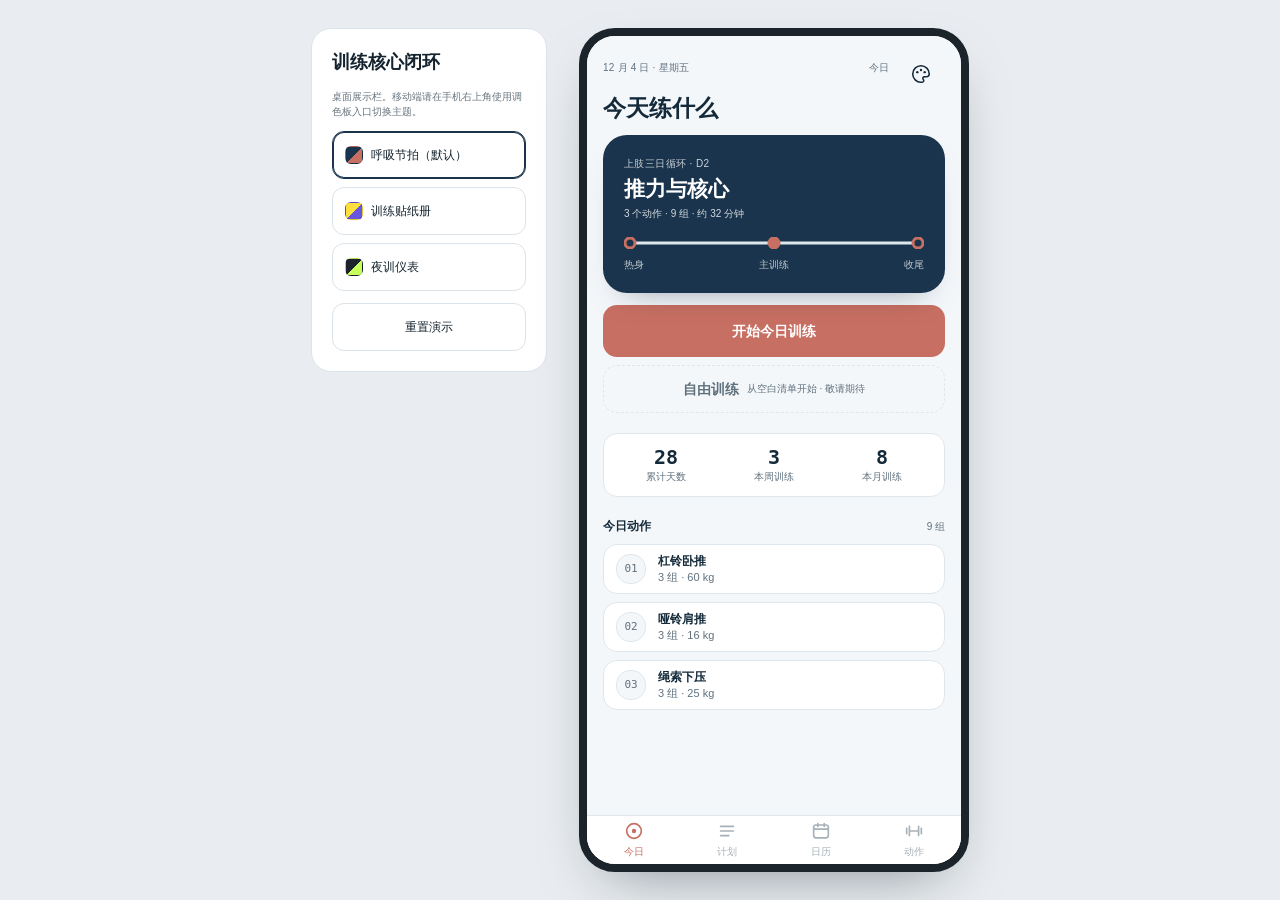
<file: prototype/fitness-counter/index.html>
<!doctype html>
<html lang="zh-CN" data-theme="a">
<head>
  <meta charset="utf-8">
  <meta name="viewport" content="width=device-width, initial-scale=1, viewport-fit=cover">
  <title>健身计数 · 核心训练原型</title>
  <script>
    // 在解析样式后的第一帧之前同步已保存主题，避免先渲染默认 A 再跳变到用户主题的闪烁。
    (function () {
      try {
        var saved = localStorage.getItem('fitness-theme');
        if (saved === 'a' || saved === 'b' || saved === 'c') {
          document.documentElement.setAttribute('data-theme', saved);
        }
      } catch (error) {
        /* 隐私模式或 file:// 拒绝访问 localStorage 时忽略，退回默认主题。 */
      }
    })();
  </script>
  <style>
    /* reset */
    *, *::before, *::after { box-sizing: border-box; }
    html, body { margin: 0; }
    body { min-block-size: 100dvh; -webkit-font-smoothing: antialiased; text-rendering: optimizeLegibility; }
    h1, h2, h3, h4, p, figure { margin: 0; }
    ul, ol { margin: 0; padding: 0; list-style: none; }
    button {
      font: inherit;
      color: inherit;
      background: none;
      border: 0;
      padding: 0;
      cursor: pointer;
      min-block-size: var(--tap-size);
    }
    button:disabled { cursor: default; }
    svg { display: block; }

    /* tokens */
    :root {
      --gutter: 16px;
      --space-1: 4px;
      --space-2: 8px;
      --space-3: 12px;
      --space-4: 20px;
      --space-5: 28px;
      --tap-size: 48px;
      --primary-button-height: 52px;
      --top-bar-height: 34px;
      --screen-pad-top: calc(env(safe-area-inset-top) + 14px);

      --text-title: 23px;
      --text-hero: 21px;
      --text-timer: 20px;
      --text-body: 14px;
      --text-button: 14px;
      --text-exercise: 12px;
      --text-set: 11px;
      --text-caption: 10px;
      --text-tag: 10px;

      --weight-regular: 400;
      --weight-medium: 500;
      --weight-semibold: 650;
      --weight-bold: 700;

      --radius-pill: 999px;
      --transition-theme: 180ms ease-out;

      --family-base: "MiSans", "Noto Sans SC", "Microsoft YaHei", sans-serif;
      --family-display: "MiSans", "Noto Sans SC", "Microsoft YaHei", sans-serif;
      --family-mono: "Roboto Condensed", "Arial Narrow", ui-monospace, monospace;
    }

    /* themes */
    [data-theme="a"] {
      --app-bg: #F4F7FA;
      --surface-hero: #19344C;
      --surface-card: #FFFFFF;
      --primary-action: #C76F62;
      --active-state: #62E6CA;
      --secondary-state: #62E6CA;
      --text-main: #142A3A;
      --text-muted: #60717E;
      --text-on-hero: #FFFFFF;
      --text-on-primary: #FFFFFF;
      --outline: #DFE7EC;
      --track-base: #DFE7EC;
      --track-fill: #C76F62;
      --radius-hero: 24px;
      --radius-card: 14px;
      --radius-button: 14px;
      --border-width: 1px;
      --shadow-hero: 0 16px 32px -22px rgba(20, 42, 58, .55);
      --shadow-card: 0 1px 2px rgba(20, 42, 58, .04);
      --focus-ring: #19344C;
      --family-base: "MiSans", "Noto Sans SC", "Microsoft YaHei", sans-serif;
      --family-display: "MiSans", "Noto Sans SC", "Microsoft YaHei", sans-serif;
      --family-mono: "Roboto Condensed", "Arial Narrow", ui-monospace, monospace;
    }
    [data-theme="b"] {
      --app-bg: #FFF7D8;
      --surface-hero: #FFDF3D;
      --surface-card: #FFFDF0;
      --primary-action: #6956DF;
      --active-state: #FF655F;
      --secondary-state: #8CE6CF;
      --text-main: #25231E;
      --text-muted: #5C5646;
      --text-on-hero: #25231E;
      --text-on-primary: #FFFFFF;
      --outline: #25231E;
      --track-base: #EFE2A8;
      --track-fill: #6956DF;
      --radius-hero: 10px;
      --radius-card: 8px;
      --radius-button: 10px;
      --border-width: 2px;
      --shadow-hero: 5px 5px 0 var(--outline);
      --shadow-card: none;
      --focus-ring: #6956DF;
      --family-base: "MiSans", "Noto Sans SC", "Microsoft YaHei", sans-serif;
      --family-display: "Smiley Sans", "得意黑", "MiSans", "Noto Sans SC", sans-serif;
      --family-mono: "MiSans", "Noto Sans SC", "Microsoft YaHei", sans-serif;
    }
    [data-theme="c"] {
      --app-bg: #131720;
      --surface-hero: #1D222C;
      --surface-card: #1D222C;
      --primary-action: #5D85FF;
      --active-state: #C8FF5A;
      --secondary-state: #5D85FF;
      --text-main: #EDF2F7;
      --text-muted: #98A4B3;
      --text-on-hero: #EDF2F7;
      --text-on-primary: #FFFFFF;
      --outline: #303845;
      --track-base: #303845;
      --track-fill: #C8FF5A;
      --radius-hero: 20px;
      --radius-card: 12px;
      --radius-button: 12px;
      --border-width: 1px;
      --shadow-hero: 0 22px 44px -30px rgba(0, 0, 0, .85);
      --shadow-card: none;
      --focus-ring: #5D85FF;
      --family-base: "HarmonyOS Sans SC", "Noto Sans SC", "Microsoft YaHei", sans-serif;
      --family-display: "HarmonyOS Sans SC", "Noto Sans SC", "Microsoft YaHei", sans-serif;
      --family-mono: "Roboto Condensed", "Arial Narrow", ui-monospace, monospace;
    }

    /* layout */
    body {
      display: flex;
      flex-wrap: wrap;
      align-items: flex-start;
      justify-content: center;
      gap: 32px;
      padding: 28px 20px;
      background: #E9EDF1;
      color: var(--text-main);
      font-family: var(--family-base);
      font-size: var(--text-body);
      line-height: 1.55;
    }
    .demo-panel {
      inline-size: 236px;
      flex: none;
      display: grid;
      gap: var(--space-3);
      padding: var(--space-4);
      border-radius: 20px;
      background: #FFFFFF;
      border: 1px solid #DCE3E9;
      color: #14232E;
    }
    .demo-panel h1 { font-size: 18px; font-weight: var(--weight-bold); }
    .demo-panel__hint { font-size: var(--text-caption); color: #67757F; line-height: 1.5; }
    #theme-switcher { display: grid; gap: var(--space-2); }
    .theme-button {
      display: flex;
      align-items: center;
      gap: var(--space-2);
      padding: 0 var(--space-3);
      border-radius: 12px;
      border: 1px solid #DCE3E9;
      font-size: var(--text-exercise);
      font-weight: var(--weight-medium);
      text-align: start;
    }
    .theme-button[aria-pressed="true"] {
      border-color: #19344C;
      box-shadow: inset 0 0 0 1px #19344C;
    }
    .theme-button__swatch {
      inline-size: 18px;
      block-size: 18px;
      border-radius: 6px;
      border: 1px solid rgba(0, 0, 0, .12);
      flex: none;
    }
    .swatch--a { background: linear-gradient(135deg, #19344C 0 50%, #C76F62 50% 100%); }
    .swatch--b { background: linear-gradient(135deg, #FFDF3D 0 50%, #6956DF 50% 100%); }
    .swatch--c { background: linear-gradient(135deg, #1D222C 0 50%, #C8FF5A 50% 100%); }
    .demo-panel__reset {
      padding: 0 var(--space-3);
      border-radius: 12px;
      border: 1px solid #DCE3E9;
      font-size: var(--text-exercise);
      font-weight: var(--weight-medium);
    }
    .demo-panel__jump {
      padding: 0 var(--space-3);
      border-radius: 12px;
      border: 1px solid #DCE3E9;
      font-size: var(--text-exercise);
      font-weight: var(--weight-medium);
    }
    .device-shell {
      inline-size: 390px;
      block-size: min(844px, calc(100dvh - 56px));
      flex: none;
      display: flex;
      flex-direction: column;
      position: relative;
      overflow: hidden;
      background: var(--app-bg);
      color: var(--text-main);
      border: 8px solid #1B232B;
      border-radius: 36px;
      box-shadow: 0 24px 60px -28px rgba(12, 22, 32, .5);
      transition: background var(--transition-theme), color var(--transition-theme);
    }
    #screen-root { flex: 1; min-block-size: 0; display: flex; }

    /* components */
    .screen {
      flex: 1;
      min-block-size: 0;
      display: flex;
      flex-direction: column;
      background: var(--app-bg);
    }
    .screen__scroll {
      flex: 1;
      min-block-size: 0;
      overflow-y: auto;
      padding: var(--screen-pad-top) var(--gutter) var(--space-3);
    }
    .sr-only {
      position: absolute;
      inline-size: 1px;
      block-size: 1px;
      padding: 0;
      margin: -1px;
      overflow: hidden;
      clip: rect(0 0 0 0);
      white-space: nowrap;
      border: 0;
    }
    .today-top {
      display: flex;
      align-items: baseline;
      justify-content: space-between;
      gap: var(--space-2);
      min-block-size: var(--top-bar-height);
    }
    .today-top__date {
      font-size: var(--text-tag);
      font-weight: var(--weight-regular);
      color: var(--text-muted);
      letter-spacing: .02em;
      line-height: 1.40;
    }
    .today-top__right { display: inline-flex; align-items: center; gap: var(--space-2); }
    .page-tag {
      font-size: var(--text-tag);
      font-weight: var(--weight-medium);
      color: var(--text-muted);
      line-height: 1.40;
    }
    .icon-button {
      inline-size: var(--tap-size);
      block-size: var(--tap-size);
      min-inline-size: var(--tap-size);
      display: grid;
      place-items: center;
      border-radius: var(--radius-pill);
      color: var(--text-main);
      margin-block-end: -12px;
    }
    .screen__title {
      margin-block: var(--space-1) var(--space-3);
      font-size: var(--text-title);
      font-weight: var(--weight-bold);
      line-height: 1.25;
      font-family: var(--family-display);
    }
    .hero {
      position: relative;
      display: grid;
      gap: var(--space-1);
      padding: var(--space-4);
      border-radius: var(--radius-hero);
      background: var(--surface-hero);
      color: var(--text-on-hero);
      border: var(--border-width) solid var(--outline);
      box-shadow: var(--shadow-hero);
    }
    [data-theme="a"] .hero { border-color: transparent; }
    .hero__eyebrow {
      font-size: var(--text-caption);
      font-weight: var(--weight-medium);
      opacity: .78;
      letter-spacing: .04em;
    }
    .hero__title {
      font-size: var(--text-hero);
      font-weight: var(--weight-bold);
      line-height: 1.3;
      font-family: var(--family-display);
    }
    .hero__meta {
      font-size: var(--text-caption);
      line-height: 1.40;
      opacity: .82;
    }
    .rhythm {
      display: grid;
      gap: var(--space-2);
      margin-block-start: var(--space-3);
    }
    .rhythm__track { inline-size: 100%; block-size: 12px; }
    .rhythm__line { stroke: var(--track-base); stroke-width: 3; stroke-linecap: round; }
    .rhythm__node { fill: var(--surface-hero); stroke: var(--track-fill); stroke-width: 3; }
    .rhythm__node--mid { fill: var(--track-fill); }
    .rhythm__legend {
      display: flex;
      justify-content: space-between;
      font-size: var(--text-caption);
      opacity: .72;
    }
    .button {
      display: flex;
      align-items: center;
      justify-content: center;
      gap: var(--space-2);
      inline-size: 100%;
      border-radius: var(--radius-button);
      border: var(--border-width) solid transparent;
      font-size: var(--text-button);
      font-weight: var(--weight-semibold);
      line-height: 1;
      background: var(--surface-card);
      color: var(--text-main);
    }
    .button--primary {
      block-size: var(--primary-button-height);
      background: var(--primary-action);
      color: var(--text-on-primary);
    }
    [data-theme="b"] .button--primary { border-color: var(--outline); box-shadow: 5px 5px 0 var(--outline); }
    /* 禁用主按钮不能长得和可用主按钮一样：改用次要表面 + 次文字 + 虚线描边，
       而不是靠降低透明度（透明度在部分主题下仍会被误读为可点击）。 */
    .button--primary[disabled] {
      background: var(--surface-card);
      color: var(--text-muted);
      border-color: var(--outline);
      border-style: dashed;
      box-shadow: none;
    }
    .button--ghost {
      block-size: var(--tap-size);
      background: transparent;
      border-color: var(--outline);
      color: var(--text-main);
    }
    .button--ghost[disabled] {
      color: var(--text-muted);
      border-style: dashed;
    }
    .button__hint { font-size: var(--text-caption); font-weight: var(--weight-regular); color: var(--text-muted); }
    .actions { display: grid; gap: var(--space-2); margin-block-start: var(--space-3); }
    .stats {
      display: grid;
      grid-template-columns: repeat(3, 1fr);
      gap: var(--space-2);
      margin-block-start: var(--space-4);
      padding: var(--space-3);
      border-radius: var(--radius-card);
      background: var(--surface-card);
      border: var(--border-width) solid var(--outline);
    }
    .stat { display: grid; gap: 2px; text-align: center; }
    .stat__value {
      font-family: var(--family-mono);
      font-size: var(--text-timer);
      font-weight: var(--weight-bold);
      line-height: 1.1;
    }
    .stat__label { font-size: var(--text-caption); line-height: 1.40; color: var(--text-muted); }
    .section { margin-block-start: var(--space-4); }
    .section__head {
      display: flex;
      align-items: baseline;
      justify-content: space-between;
      margin-block-end: var(--space-2);
    }
    .section__title { font-size: var(--text-exercise); font-weight: var(--weight-semibold); }
    .section__meta { font-size: var(--text-caption); color: var(--text-muted); }
    .exercise-list { display: grid; gap: var(--space-2); }
    .exercise {
      display: flex;
      align-items: center;
      gap: var(--space-3);
      padding: var(--space-2) var(--space-3);
      border-radius: var(--radius-card);
      background: var(--surface-card);
      border: var(--border-width) solid var(--outline);
    }
    .exercise__index {
      inline-size: 30px;
      block-size: 30px;
      flex: none;
      display: grid;
      place-items: center;
      border-radius: var(--radius-card);
      background: var(--app-bg);
      border: 1px solid var(--outline);
      font-family: var(--family-mono);
      font-size: var(--text-set);
      font-weight: var(--weight-medium);
      color: var(--text-muted);
    }
    .exercise__body { display: grid; gap: 1px; }
    .exercise__name {
      font-size: var(--text-exercise);
      font-weight: var(--weight-semibold);
      line-height: 1.35;
    }
    .exercise__meta {
      font-size: var(--text-set);
      font-weight: var(--weight-medium);
      line-height: 1.35;
      color: var(--text-muted);
    }
    .bottom-nav {
      flex: none;
      display: grid;
      grid-template-columns: repeat(4, 1fr);
      border-top: 1px solid var(--outline);
      padding-block-end: env(safe-area-inset-bottom);
      background: var(--surface-card);
    }
    .bottom-nav__item {
      display: grid;
      justify-items: center;
      align-content: center;
      gap: 2px;
      font-size: var(--text-caption);
      color: var(--text-muted);
      min-inline-size: var(--tap-size);
    }
    .bottom-nav__item[aria-current="page"] { color: var(--primary-action); font-weight: var(--weight-medium); }
    .bottom-nav__item[aria-disabled="true"] { opacity: .55; }
    .theme-menu {
      position: absolute;
      inset-block-start: calc(env(safe-area-inset-top) + 52px);
      inset-inline-end: var(--gutter);
      z-index: 5;
      display: grid;
      gap: var(--space-1);
      inline-size: 210px;
      padding: var(--space-2);
      border-radius: var(--radius-card);
      background: var(--surface-card);
      border: var(--border-width) solid var(--outline);
      box-shadow: 0 18px 36px -22px rgba(12, 22, 32, .6);
    }
    .theme-option {
      display: flex;
      align-items: center;
      gap: var(--space-2);
      padding: 0 var(--space-2);
      border-radius: calc(var(--radius-card) - 4px);
      font-size: var(--text-exercise);
      text-align: start;
    }
    .theme-option[aria-pressed="true"] { background: var(--app-bg); font-weight: var(--weight-semibold); }
    .theme-option__swatch {
      inline-size: 16px;
      block-size: 16px;
      border-radius: 5px;
      border: 1px solid rgba(0, 0, 0, .12);
      flex: none;
    }

    /* prepare */
    .prepare-top {
      display: flex;
      align-items: center;
      justify-content: space-between;
      gap: var(--space-2);
      min-block-size: var(--top-bar-height);
    }
    .prepare-source {
      margin-block-start: var(--space-2);
      font-size: var(--text-set);
      font-weight: var(--weight-medium);
      line-height: 1.35;
    }
    .prepare-note {
      font-size: var(--text-caption);
      line-height: 1.40;
      color: var(--text-muted);
    }
    .prepare-list { display: grid; gap: var(--space-2); margin-block-start: var(--space-3); }
    .prep-exercise {
      display: grid;
      border-radius: var(--radius-card);
      background: var(--surface-card);
      border: var(--border-width) solid var(--outline);
      overflow: hidden;
    }
    .prep-exercise__head { display: flex; align-items: center; }
    .prep-exercise__toggle {
      flex: 1;
      min-inline-size: 0;
      display: flex;
      align-items: center;
      gap: var(--space-3);
      padding: 0 var(--space-1) 0 var(--space-3);
      text-align: start;
    }
    .prep-exercise__chevron {
      margin-inline-start: auto;
      flex: none;
      color: var(--text-muted);
      transition: transform var(--transition-theme);
    }
    .prep-exercise__toggle[aria-expanded="true"] .prep-exercise__chevron { transform: rotate(180deg); }
    .prep-exercise__handle {
      flex: none;
      inline-size: var(--tap-size);
      display: grid;
      place-items: center;
      color: var(--text-muted);
      border-radius: var(--radius-pill);
    }
    .prep-exercise__handle[aria-disabled="true"] { cursor: default; }
    .prep-sets { display: grid; padding: 0 var(--space-3) var(--space-2); }
    .prep-set {
      display: grid;
      gap: var(--space-2);
      padding-block: var(--space-2);
      border-block-start: 1px solid var(--outline);
    }
    .prep-set__head { display: flex; align-items: baseline; gap: var(--space-2); }
    .prep-set__no {
      font-family: var(--family-mono);
      font-size: var(--text-set);
      font-weight: var(--weight-semibold);
      line-height: 1.35;
    }
    .prep-set__planned {
      margin-inline-start: auto;
      font-family: var(--family-mono);
      font-size: var(--text-set);
      line-height: 1.35;
      color: var(--text-muted);
    }
    .prep-set__flag {
      font-size: var(--text-caption);
      font-weight: var(--weight-medium);
      line-height: 1.40;
      color: var(--primary-action);
    }
    .prep-set__fields { display: grid; grid-template-columns: 1fr 1fr; gap: var(--space-2); }
    .prep-set__field { display: grid; gap: 3px; min-inline-size: 0; }
    .prep-set__label { font-size: var(--text-caption); line-height: 1.40; color: var(--text-muted); }
    .prep-set__control {
      display: flex;
      align-items: center;
      gap: var(--space-1);
      padding: 0 var(--space-2);
      min-block-size: var(--tap-size);
      border-radius: calc(var(--radius-card) - 4px);
      background: var(--app-bg);
      border: var(--border-width) solid var(--outline);
    }
    .prep-set__input {
      flex: 1;
      min-inline-size: 0;
      padding: 0;
      border: 0;
      background: none;
      font: inherit;
      font-family: var(--family-mono);
      font-size: var(--text-body);
      font-weight: var(--weight-semibold);
      color: var(--text-main);
      appearance: textfield;
    }
    .prep-set__input::-webkit-outer-spin-button,
    .prep-set__input::-webkit-inner-spin-button { appearance: none; margin: 0; }
    .prep-set__unit { font-size: var(--text-caption); color: var(--text-muted); }
    .prepare-footer {
      flex: none;
      padding: var(--space-3) var(--gutter) calc(var(--space-3) + env(safe-area-inset-bottom));
      background: var(--surface-card);
      border-block-start: var(--border-width) solid var(--outline);
    }
    .placeholder-note {
      margin-block-start: var(--space-3);
      font-size: var(--text-set);
      line-height: 1.40;
      color: var(--text-muted);
    }

    /* workout */
    .screen[data-screen="workout"] .screen__scroll { padding-block-start: 0; }
    .workout-top {
      display: flex;
      align-items: center;
      justify-content: space-between;
      gap: var(--space-2);
      min-block-size: var(--tap-size);
      /* 顶栏在 .screen__scroll 内滚动时仍然固定可见。工作页把滚动容器顶部内边距移到这里，
         顶栏才能贴住滚动区上沿，不会在它上方露出一条滚动内容；负外边距 + 水平内边距
         让不透底的背景铺满整宽。 */
      position: sticky;
      inset-block-start: 0;
      z-index: 2;
      margin-inline: calc(-1 * var(--gutter));
      padding-inline: var(--gutter);
      padding-block-start: var(--screen-pad-top);
      padding-block-end: var(--space-2);
      background: var(--app-bg);
    }
    .workout-top__timer { display: grid; gap: 1px; }
    .workout-top__label { font-size: var(--text-caption); line-height: 1.40; color: var(--text-muted); }
    .workout-top__value {
      font-family: var(--family-mono);
      font-size: var(--text-timer);
      font-weight: var(--weight-bold);
      line-height: 1.1;
    }
    .workout-top__right { display: inline-flex; align-items: center; gap: var(--space-2); }
    .workout-end {
      inline-size: var(--tap-size);
      block-size: var(--tap-size);
      display: grid;
      place-items: center;
      border-radius: var(--radius-pill);
      border: var(--border-width) solid var(--outline);
      background: var(--surface-card);
      color: var(--text-muted);
      font-size: var(--text-exercise);
      font-weight: var(--weight-bold);
      line-height: 1;
    }
    .rhythm--linear { gap: var(--space-1); }
    .rhythm--linear .rhythm__node[data-state="pending"] { fill: transparent; stroke: var(--track-base); stroke-width: 2; }
    .rhythm--linear .rhythm__node[data-state="active"] { fill: var(--active-state); stroke: var(--track-fill); stroke-width: 3; }
    .rhythm--linear .rhythm__node[data-state="completed"] { fill: var(--track-fill); stroke: var(--track-fill); stroke-width: 3; }
    .rhythm--linear .rhythm__node[data-state="skipped"] { fill: transparent; stroke: var(--text-muted); stroke-width: 2; stroke-dasharray: 2 2; }
    .workout-group {
      margin-block-start: var(--space-3);
      padding: var(--space-2) var(--space-3) var(--space-3);
      border-radius: var(--radius-card);
      background: var(--surface-card);
      border: var(--border-width) solid var(--outline);
    }
    .workout-group__head { display: flex; align-items: center; gap: var(--space-3); padding-block-end: var(--space-2); }
    .workout-sets { display: grid; gap: var(--space-2); }
    .workout-set { display: grid; }
    .workout-set__row {
      inline-size: 100%;
      display: grid;
      grid-template-columns: auto 1fr auto;
      grid-template-areas: 'no status right' 'values values values';
      align-items: center;
      gap: 2px var(--space-2);
      padding: var(--space-2) var(--space-3);
      min-block-size: var(--tap-size);
      border-radius: calc(var(--radius-card) - 4px);
      border: var(--border-width) solid var(--outline);
      background: var(--app-bg);
      text-align: start;
    }
    .workout-set__row[aria-pressed="true"] { box-shadow: inset 0 0 0 2px var(--primary-action); }
    .workout-set__no { grid-area: no; font-family: var(--family-mono); font-size: var(--text-set); color: var(--text-muted); }
    .workout-set__status { grid-area: status; display: inline-flex; align-items: center; gap: 5px; font-size: var(--text-set); font-weight: var(--weight-medium); }
    .workout-set__mark { font-size: var(--text-caption); }
    .workout-set__right { grid-area: right; justify-self: end; display: inline-flex; align-items: center; gap: var(--space-2); }
    .workout-set__temp { font-size: var(--text-caption); font-weight: var(--weight-medium); color: var(--primary-action); }
    .workout-set__values {
      grid-area: values;
      display: flex;
      flex-wrap: wrap;
      gap: 2px var(--space-3);
      font-family: var(--family-mono);
      font-size: var(--text-caption);
      line-height: 1.40;
    }
    .workout-set__planned { color: var(--text-muted); }
    .workout-set__actual { color: var(--text-main); }
    .workout-set__timer { font-family: var(--family-mono); font-weight: var(--weight-bold); }
    .workout-set__row[data-state="active"] {
      border-color: var(--active-state);
      box-shadow: inset 0 0 0 2px var(--active-state);
    }
    .workout-set__row[data-state="active"] .workout-set__status { color: var(--active-state); }
    .workout-set__row[data-state="completed"] .workout-set__actual { color: var(--text-muted); }
    .workout-set__row[data-state="skipped"] { opacity: .6; border-style: dashed; }
    .workout-set__row[data-state="skipped"] .workout-set__status { text-decoration: line-through; }
    .workout-set__row[aria-disabled="true"] { cursor: default; }
    .set-editor {
      margin-block-start: var(--space-3);
      padding: var(--space-3);
      border-radius: var(--radius-card);
      border: var(--border-width) dashed var(--outline);
      background: var(--surface-card);
    }
    .set-editor__head { display: flex; align-items: baseline; justify-content: space-between; gap: var(--space-2); margin-block-end: var(--space-2); }
    .set-editor__title { font-size: var(--text-set); font-weight: var(--weight-semibold); }
    .workout-secondary { grid-template-columns: repeat(3, 1fr); }
    .workout-secondary .button--ghost { padding-inline: var(--space-1); font-size: var(--text-button); }
    .workout-footer {
      flex: none;
      padding: var(--space-3) var(--gutter) calc(var(--space-3) + env(safe-area-inset-bottom));
      background: var(--surface-card);
      border-block-start: var(--border-width) solid var(--outline);
    }

    /* rest */
    /* 休息页复用训练页固定顶栏：滚动容器顶部内边距同样上移到顶栏内部。 */
    .screen[data-screen="rest"] .screen__scroll { padding-block-start: 0; }
    .rest-timer {
      display: grid;
      justify-items: center;
      gap: var(--space-2);
      margin-block-start: var(--space-2);
    }
    .rest-ring {
      position: relative;
      inline-size: 200px;
      block-size: 200px;
      display: grid;
      place-items: center;
    }
    .rest-ring__svg { inline-size: 100%; block-size: 100%; }
    .rest-ring__ticks { opacity: 0; }
    [data-theme="c"] .rest-ring__ticks { opacity: 1; }
    .rest-ring__tick { stroke: var(--track-base); stroke-width: 2; stroke-linecap: round; opacity: .45; }
    .rest-ring__track { fill: none; stroke: var(--track-base); stroke-width: 9; }
    .rest-ring__progress {
      fill: none;
      stroke: var(--track-fill);
      stroke-width: 9;
      stroke-linecap: round;
      /* SVG 圆从 3 点方向起画；旋转 -90° 让进度从 12 点方向开始。 */
      transform: rotate(-90deg);
      transform-origin: 60px 60px;
      transition: stroke-dashoffset 250ms linear, stroke var(--transition-theme);
    }
    .rest-ring__readout {
      position: absolute;
      inset: 0;
      display: grid;
      place-content: center;
      justify-items: center;
      gap: 2px;
      pointer-events: none;
    }
    .rest-ring__value {
      font-family: var(--family-mono);
      font-size: 40px;
      font-weight: var(--weight-bold);
      line-height: 1;
    }
    .rest-ring__target { font-size: var(--text-caption); color: var(--text-muted); line-height: 1.40; }
    .rest-ring__badge {
      position: absolute;
      inset-block-start: 14px;
      inset-inline-end: 14px;
      inline-size: 34px;
      block-size: 34px;
      display: grid;
      place-items: center;
      border-radius: var(--radius-pill);
      background: var(--active-state);
      color: var(--app-bg);
      opacity: 0;
      transform: scale(.62);
      transition: opacity var(--transition-theme), transform var(--transition-theme);
    }
    .rest-ring[data-state="reached"] .rest-ring__progress { stroke: var(--active-state); }
    .rest-ring[data-state="reached"] .rest-ring__badge { opacity: 1; transform: scale(1); }
    .rest-status {
      font-size: var(--text-body);
      font-weight: var(--weight-medium);
      line-height: 1.4;
      color: var(--text-muted);
      text-align: center;
    }
    .rest-ring[data-state="reached"] ~ .rest-status { color: var(--active-state); }

    /* 达标一次性视觉确认：仅播放一次，动画结束停在终态；reduced-motion 下全部取消。 */
    .rest-ring--celebrate .rest-ring__progress { animation: rest-breath 900ms ease-out 1; }
    [data-theme="b"] .rest-ring--celebrate .rest-ring__badge { animation: rest-stamp 620ms cubic-bezier(.2, .8, .3, 1.25) 1 both; }
    [data-theme="c"] .rest-ring--celebrate .rest-ring__tick { animation: rest-tick 760ms ease-out 1 both; }
    @keyframes rest-breath {
      0% { opacity: 1; }
      40% { opacity: .42; }
      70% { opacity: 1; }
      100% { opacity: 1; }
    }
    @keyframes rest-stamp {
      0% { opacity: 0; transform: scale(1.5); }
      62% { opacity: 1; transform: scale(.94); }
      100% { opacity: 1; transform: scale(1); }
    }
    @keyframes rest-tick {
      0% { opacity: .3; stroke: var(--track-fill); }
      45% { opacity: 1; stroke: var(--active-state); }
      100% { opacity: .85; stroke: var(--track-fill); }
    }

    .rest-section { margin-block-start: var(--space-4); }
    .rest-next-card {
      display: grid;
      gap: 2px;
      padding: var(--space-3);
      border-radius: var(--radius-card);
      background: var(--surface-card);
      border: var(--border-width) solid var(--outline);
    }
    .rest-next-card__eyebrow { font-size: var(--text-caption); color: var(--text-muted); line-height: 1.40; }
    .rest-next-card__title {
      font-family: var(--family-mono);
      font-size: var(--text-hero);
      font-weight: var(--weight-bold);
      line-height: 1.25;
    }
    .rest-next-card__meta { font-family: var(--family-mono); font-size: var(--text-set); color: var(--text-muted); line-height: 1.35; }
    .rest-preview {
      margin-block-start: var(--space-2);
      font-size: var(--text-set);
      line-height: 1.40;
      color: var(--text-muted);
    }
    .rest-done-note {
      margin-block-start: var(--space-4);
      padding: var(--space-3);
      border-radius: var(--radius-card);
      border: var(--border-width) solid var(--outline);
      background: var(--surface-card);
      font-size: var(--text-set);
      line-height: 1.40;
      color: var(--text-muted);
    }
    .rest-chooser {
      display: grid;
      gap: var(--space-2);
      margin-block-start: var(--space-2);
      padding: var(--space-2);
      border-radius: var(--radius-card);
      border: var(--border-width) dashed var(--outline);
      background: var(--surface-card);
    }
    .rest-chooser__item {
      display: grid;
      gap: 1px;
      padding: var(--space-2) var(--space-3);
      border-radius: calc(var(--radius-card) - 4px);
      border: var(--border-width) solid var(--outline);
      background: var(--app-bg);
      text-align: start;
    }
    .rest-chooser__name { font-size: var(--text-exercise); font-weight: var(--weight-semibold); line-height: 1.35; }
    .rest-chooser__meta { font-family: var(--family-mono); font-size: var(--text-set); color: var(--text-muted); line-height: 1.35; }

    /* summary */
    /* 收束轨道：只保留完成/跳过两种终态，节点形态与线性轨道一致。 */
    .rhythm--closing { gap: var(--space-1); }
    .rhythm--closing .rhythm__node[data-state="completed"] { fill: var(--track-fill); stroke: var(--track-fill); stroke-width: 3; }
    .rhythm--closing .rhythm__node[data-state="skipped"] { fill: transparent; stroke: var(--text-muted); stroke-width: 2; stroke-dasharray: 2 2; }
    .summary-lead {
      display: grid;
      gap: var(--space-1);
      padding: var(--space-4);
      border-radius: var(--radius-hero);
      background: var(--surface-hero);
      color: var(--text-on-hero);
      border: var(--border-width) solid var(--outline);
      box-shadow: var(--shadow-hero);
    }
    [data-theme="a"] .summary-lead { border-color: transparent; }
    .summary-lead__eyebrow { font-size: var(--text-caption); font-weight: var(--weight-medium); opacity: .78; letter-spacing: .04em; }
    .summary-lead__value { font-family: var(--family-mono); font-size: 34px; font-weight: var(--weight-bold); line-height: 1.1; }
    .summary-lead__meta { font-size: var(--text-set); opacity: .82; line-height: 1.40; }
    .summary-stats { grid-template-columns: repeat(3, 1fr); }
    .summary-list { display: grid; gap: var(--space-2); }
    .summary-item {
      display: grid;
      gap: 2px;
      padding: var(--space-2) var(--space-3);
      border-radius: var(--radius-card);
      background: var(--surface-card);
      border: var(--border-width) solid var(--outline);
    }
    .summary-item__name { font-size: var(--text-exercise); font-weight: var(--weight-semibold); line-height: 1.35; }
    .summary-item__meta { font-family: var(--family-mono); font-size: var(--text-set); color: var(--text-muted); line-height: 1.35; overflow-wrap: anywhere; }
    .summary-notes { display: grid; gap: var(--space-1); }
    .summary-notes__head { display: flex; align-items: baseline; justify-content: space-between; gap: var(--space-2); }
    .summary-notes__label { font-size: var(--text-exercise); font-weight: var(--weight-semibold); }
    .summary-notes__count { font-family: var(--family-mono); font-size: var(--text-caption); color: var(--text-muted); }
    .summary-notes__input {
      inline-size: 100%;
      min-block-size: 88px;
      resize: vertical;
      padding: var(--space-2) var(--space-3);
      border-radius: var(--radius-card);
      border: var(--border-width) solid var(--outline);
      background: var(--surface-card);
      color: var(--text-main);
      font: inherit;
      font-size: var(--text-body);
      line-height: 1.5;
    }
    .summary-footer {
      flex: none;
      padding: var(--space-3) var(--gutter) calc(var(--space-3) + env(safe-area-inset-bottom));
      background: var(--surface-card);
      border-block-start: var(--border-width) solid var(--outline);
    }

    /* today completed */
    .completed-card {
      position: relative;
      display: grid;
      gap: var(--space-2);
      padding: var(--space-4);
      border-radius: var(--radius-hero);
      background: var(--surface-hero);
      color: var(--text-on-hero);
      border: var(--border-width) solid var(--outline);
      box-shadow: var(--shadow-hero);
    }
    [data-theme="a"] .completed-card { border-color: transparent; }
    .completed-card__eyebrow { font-size: var(--text-caption); font-weight: var(--weight-medium); opacity: .78; letter-spacing: .04em; }
    .completed-card__title { font-size: var(--text-hero); font-weight: var(--weight-bold); line-height: 1.3; font-family: var(--family-display); }
    .completed-card__meta { font-size: var(--text-set); opacity: .85; line-height: 1.40; }
    .completed-card__note { font-size: var(--text-set); line-height: 1.40; opacity: .9; overflow-wrap: anywhere; }
    .completed-card .actions .button--ghost { color: var(--text-on-hero); border-color: currentColor; }
    .completed-review { display: grid; gap: var(--space-2); margin-block-start: var(--space-3); }

    /* overlays: 结束 Bottom Sheet 与放弃二次确认 */
    .overlay-layer {
      position: absolute;
      inset: 0;
      z-index: 20;
      display: grid;
      place-items: center;
    }
    .overlay-mask {
      position: absolute;
      inset: 0;
      z-index: 1;
      background: rgba(12, 22, 32, .5);
    }
    /* 结束 Sheet 与二次确认共用一个网格单元：dialog 居中覆盖在 Sheet 之上，
       而不是参与网格流把 Sheet 顶起，因此短视口/横屏也不会挤压 Sheet。 */
    .overlay-layer > .end-sheet,
    .overlay-layer > .discard-dialog { grid-area: 1 / 1; }
    /* 二次确认打开时把遮罩抬到 Sheet 之上：底层 Sheet 变暗，点它只会落到遮罩上
       （等价「返回训练」），不会误触被覆盖的保存按钮。 */
    .overlay-layer--dialog .overlay-mask { z-index: 2; }
    .end-sheet {
      position: relative;
      z-index: 1;
      align-self: end;
      inline-size: 100%;
      max-block-size: 90%;
      overflow-y: auto;
      display: grid;
      gap: var(--space-3);
      padding: var(--space-4) var(--gutter) calc(var(--space-4) + env(safe-area-inset-bottom));
      background: var(--surface-card);
      border-block-start: var(--border-width) solid var(--outline);
      border-start-start-radius: var(--radius-hero);
      border-start-end-radius: var(--radius-hero);
    }
    [data-theme="a"] .end-sheet { box-shadow: 0 -20px 44px -30px rgba(20, 42, 58, .55); }
    .end-sheet__head { display: grid; gap: 2px; }
    .end-sheet__title { font-size: var(--text-hero); font-weight: var(--weight-bold); line-height: 1.3; font-family: var(--family-display); }
    .end-sheet__hint { font-size: var(--text-set); line-height: 1.40; color: var(--text-muted); }
    .sheet-metrics { display: grid; grid-template-columns: repeat(2, 1fr); gap: var(--space-2); }
    .sheet-metric {
      display: grid;
      gap: 2px;
      padding: var(--space-2) var(--space-3);
      border-radius: var(--radius-card);
      background: var(--app-bg);
      border: var(--border-width) solid var(--outline);
    }
    .sheet-metric__value { font-family: var(--family-mono); font-size: var(--text-timer); font-weight: var(--weight-bold); line-height: 1.1; }
    .sheet-metric__label { font-size: var(--text-caption); line-height: 1.40; color: var(--text-muted); }
    .sheet-actions { display: grid; gap: var(--space-2); margin-block-start: var(--space-1); }

    .discard-dialog {
      position: relative;
      z-index: 2;
      inline-size: calc(100% - 2 * var(--gutter));
      max-inline-size: 320px;
      max-block-size: 90%;
      overflow-y: auto;
      display: grid;
      gap: var(--space-3);
      padding: var(--space-4);
      border-radius: var(--radius-card);
      background: var(--surface-card);
      border: var(--border-width) solid var(--outline);
    }
    [data-theme="a"] .discard-dialog { box-shadow: 0 24px 48px -28px rgba(20, 42, 58, .6); }
    .discard-dialog__title { font-size: var(--text-hero); font-weight: var(--weight-bold); line-height: 1.3; }
    .discard-dialog__desc { font-size: var(--text-set); line-height: 1.40; color: var(--text-muted); }
    .discard-dialog__actions { display: grid; gap: var(--space-2); }

    /* screens */
    .screen[data-screen="today"] .screen__title { margin-block-start: var(--space-2); }

    /* utilities */
    .stack-2 { display: grid; gap: var(--space-2); }
    /* hidden 属性放在组件层之后，用层叠顺序（而非 !important）覆盖组件的 display 声明。 */
    [hidden] { display: none; }
    :focus-visible { outline: 3px solid var(--focus-ring); outline-offset: 3px; }

    /* motion */
    @media (prefers-reduced-motion: reduce) {
      *, *::before, *::after {
        scroll-behavior: auto !important;
        animation-duration: .01ms !important;
        animation-iteration-count: 1 !important;
        transition-duration: .01ms !important;
      }
      /* 达标确认在减少动画下不做任何动画与缩放，只保留静态完成形态。 */
      .rest-ring--celebrate,
      .rest-ring--celebrate .rest-ring__progress,
      .rest-ring--celebrate .rest-ring__badge,
      .rest-ring--celebrate .rest-ring__tick {
        animation: none !important;
      }
      .rest-ring__badge { transform: none !important; }
    }
    @media (max-width: 520px) {
      body { display: block; padding: 0; background: var(--app-bg); }
      .demo-panel { display: none; }
      .demo-panel__jump { display: none; }
      .device-shell {
        inline-size: 100%;
        block-size: 100dvh;
        border: 0;
        border-radius: 0;
        box-shadow: none;
      }
    }
  </style>
</head>
<body>
  <aside class="demo-panel" aria-label="原型控制">
    <h1>训练核心闭环</h1>
    <p class="demo-panel__hint">桌面展示栏。移动端请在手机右上角使用调色板入口切换主题。</p>
    <div id="theme-switcher" role="group" aria-label="界面风格"></div>
    <button type="button" class="demo-panel__jump" id="demo-jump-rest" data-action="JUMP_REST_TIMER" hidden>跳至目标前 3 秒</button>
    <button type="button" class="demo-panel__reset" data-action="RESET_DEMO">重置演示</button>
  </aside>
  <main id="app-shell" class="device-shell" data-theme="a">
    <div id="live-status" class="sr-only" aria-live="polite"></div>
    <div id="screen-root"></div>
  </main>
  <script id="prototype-core">
(function (root, factory) {
  root.FitnessPrototypeCore = factory();
})(window, function () {
  const VALID_THEMES = new Set(['a', 'b', 'c']);

  function makeSets(prefix, count, weight, reps) {
    return Array.from({ length: count }, (_, index) => ({
      id: `${prefix}-${index + 1}`,
      plannedWeight: weight,
      actualWeight: weight,
      plannedReps: reps,
      actualReps: reps,
      status: 'pending',
      durationSeconds: 0,
      temporary: false
    }));
  }

  function resolveTheme(value) {
    return VALID_THEMES.has(value) ? value : 'a';
  }

  function createInitialState() {
    return {
      screen: 'today',
      theme: 'a',
      sessionStatus: 'idle',
      workoutStartedAt: null,
      activeSetStartedAt: null,
      restStartedAt: null,
      restTargetSeconds: 90,
      selectedSetId: 'bench-1',
      completedSummary: null,
      notes: '',
      exercises: [
        { id: 'bench', name: '杠铃卧推', collapsed: false, sets: makeSets('bench', 3, 60, 8) },
        { id: 'press', name: '哑铃肩推', collapsed: false, sets: makeSets('press', 3, 16, 10) },
        { id: 'pushdown', name: '绳索下压', collapsed: false, sets: makeSets('pushdown', 3, 25, 12) }
      ]
    };
  }

  function setTheme(state, theme) {
    return { ...state, theme: resolveTheme(theme) };
  }

  function formatDuration(seconds) {
    const value = Number(seconds);
    const safe = Number.isFinite(value) ? Math.max(0, Math.floor(value)) : 0;
    const hours = Math.floor(safe / 3600);
    const minutes = Math.floor((safe % 3600) / 60);
    const secs = safe % 60;
    const mm = String(minutes).padStart(2, '0');
    const ss = String(secs).padStart(2, '0');
    return hours ? `${hours}:${mm}:${ss}` : `${mm}:${ss}`;
  }

  function getWorkoutStats(state) {
    const sets = state.exercises.flatMap(item => item.sets);
    const count = status => sets.filter(set => set.status === status).length;
    return {
      total: sets.length,
      completed: count('completed'),
      skipped: count('skipped'),
      active: count('active'),
      pending: count('pending'),
      completedExercises: state.exercises.filter(item => item.sets.some(set => set.status === 'completed')).length
    };
  }

  function updateSet(state, setId, updater) {
    return {
      ...state,
      exercises: state.exercises.map(exercise => ({
        ...exercise,
        sets: exercise.sets.map(set => set.id === setId ? updater(set) : set)
      }))
    };
  }

  function findSet(state, setId) {
    return state.exercises.flatMap(item => item.sets).find(set => set.id === setId);
  }

  function prepareWorkout(state) {
    return { ...state, screen: 'prepare', sessionStatus: 'preparing' };
  }

  function startWorkout(state, nowMs) {
    // 重复开始会覆盖既有开始时间，让时长统计倒退；已进入执行/休息/总结阶段时保持不动。
    if (['active', 'resting', 'summary'].includes(state.sessionStatus)) return state;
    return { ...state, screen: 'workout', sessionStatus: 'active', workoutStartedAt: nowMs };
  }

  function toggleExercise(state, exerciseId) {
    return {
      ...state,
      exercises: state.exercises.map(item => item.id === exerciseId ? { ...item, collapsed: !item.collapsed } : item)
    };
  }

  function editSet(state, setId, patch) {
    return updateSet(state, setId, set => ({
      ...set,
      actualWeight: patch.actualWeight == null ? set.actualWeight : Number(patch.actualWeight),
      actualReps: patch.actualReps == null ? set.actualReps : Number(patch.actualReps),
      temporary: true
    }));
  }

  function selectSet(state, setId) {
    // 存在进行中组时锁定选组，必须先完成或跳过，避免出现两个 active。
    const hasActive = state.exercises.flatMap(item => item.sets).some(set => set.status === 'active');
    const set = findSet(state, setId);
    // 重复选中已选中的组不构成状态变化：返回同一引用，避免调用方无意义地重建整页。
    if (setId === state.selectedSetId) return state;
    return !hasActive && set && set.status === 'pending' ? { ...state, selectedSetId: setId } : state;
  }

  function addTemporarySet(state, exerciseId) {
    let changed = false;
    const exercises = state.exercises.map(exercise => {
      if (exercise.id !== exerciseId) return exercise;
      // 没有任何组时没有可复制的模板，保持原状态，避免生成 id 为 -Infinity、缺计划值的畸形组。
      const source = exercise.sets.at(-1);
      if (!source) return exercise;
      changed = true;
      const suffix = Math.max(...exercise.sets.map(set => Number(set.id.split('-').at(-1)))) + 1;
      return {
        ...exercise,
        sets: [...exercise.sets, {
          ...source,
          id: `${exercise.id}-${suffix}`,
          status: 'pending',
          durationSeconds: 0,
          temporary: true
        }]
      };
    });
    // 未匹配到动作或该动作无组时对象身份不变，调用方可安全跳过重建。
    return changed ? { ...state, exercises } : state;
  }

  function startSelectedSet(state, nowMs) {
    const selected = findSet(state, state.selectedSetId);
    if (!selected || selected.status !== 'pending') return state;
    const cleared = {
      ...state,
      exercises: state.exercises.map(exercise => ({
        ...exercise,
        sets: exercise.sets.map(set => set.status === 'active' ? { ...set, status: 'pending' } : set)
      }))
    };
    const started = updateSet(cleared, state.selectedSetId, set => ({ ...set, status: 'active' }));
    return { ...started, activeSetStartedAt: nowMs, sessionStatus: 'active' };
  }

  function completeSelectedSet(state, nowMs) {
    const selected = findSet(state, state.selectedSetId);
    if (!selected || selected.status !== 'active') return state;
    const durationSeconds = Math.max(0, Math.floor((nowMs - state.activeSetStartedAt) / 1000));
    const completed = updateSet(state, selected.id, set => ({ ...set, status: 'completed', durationSeconds }));
    return { ...completed, screen: 'rest', sessionStatus: 'resting', activeSetStartedAt: null, restStartedAt: nowMs };
  }

  function nextPendingSet(state) {
    return state.exercises.flatMap(item => item.sets).find(set => set.status === 'pending');
  }

  function startNextSet(state, nowMs) {
    const next = nextPendingSet(state);
    if (!next) return state;
    return startSelectedSet({ ...state, screen: 'workout', selectedSetId: next.id, restStartedAt: null }, nowMs);
  }

  // 休息中选择其他未完成组：只有仍在休息阶段、且目标组仍 pending 时才可另选；
  // 否则会在训练进行中或已结束后打断会话，破坏「完成一组才进入休息」的状态机。
  function chooseNextSet(state, setId, nowMs) {
    if (state.sessionStatus !== 'resting') return state;
    const chosen = findSet(state, setId);
    if (!chosen || chosen.status !== 'pending') return state;
    return startSelectedSet({ ...state, screen: 'workout', selectedSetId: setId, restStartedAt: null }, nowMs);
  }

  function skipSelectedSet(state) {
    const selected = findSet(state, state.selectedSetId);
    if (!selected || !['pending', 'active'].includes(selected.status)) return state;
    const skipped = updateSet(state, selected.id, set => ({ ...set, status: 'skipped' }));
    const next = nextPendingSet(skipped);
    return { ...skipped, selectedSetId: next ? next.id : state.selectedSetId, activeSetStartedAt: null };
  }

  function canSaveWorkout(state) {
    return getWorkoutStats(state).completed > 0;
  }

  function finishWorkout(state, nowMs) {
    // 已在总结阶段说明已完成一次收束：重复保存（如双击）必须幂等，
    // 否则会用新的 nowMs 重算用时，让总结里的总时长发生漂移。
    if (state.sessionStatus === 'summary') return state;
    if (!canSaveWorkout(state)) return state;
    const exercises = state.exercises.map(exercise => ({
      ...exercise,
      sets: exercise.sets.map(set => ['pending', 'active'].includes(set.status) ? { ...set, status: 'skipped' } : set)
    }));
    const finished = { ...state, exercises, screen: 'summary', sessionStatus: 'summary', activeSetStartedAt: null, restStartedAt: null };
    return {
      ...finished,
      completedSummary: { ...getWorkoutStats(finished), workoutSeconds: deriveTimers(state, nowMs).workoutSeconds }
    };
  }

  // 总结备注与界面 textarea 共用同一上限，避免外部调用绕过 300 字约束。
  function setNotes(state, notes) {
    return { ...state, notes: notes == null ? '' : String(notes).slice(0, 300) };
  }

  // 完成归档：保留 completedSummary/notes/exercises，仅把会话推进到 completed 并回到今日。
  function completeSession(state) {
    if (state.sessionStatus !== 'summary' || !state.completedSummary) return state;
    return { ...state, screen: 'today', sessionStatus: 'completed' };
  }

  // 放弃训练回到全新空闲状态，但保留用户当前主题，不触碰 localStorage。
  function discardWorkout(state) {
    return { ...createInitialState(), theme: state.theme };
  }

  function deriveTimers(state, nowMs) {
    // 外部 API 边界：起点或当前时间非有限时统一按 0 处理，避免 NaN 泄漏到界面。
    const now = Number.isFinite(nowMs) ? nowMs : 0;
    const elapsed = start => Number.isFinite(start) ? Math.max(0, Math.floor((now - start) / 1000)) : 0;
    const workoutSeconds = elapsed(state.workoutStartedAt);
    const setSeconds = elapsed(state.activeSetStartedAt);
    const restSeconds = elapsed(state.restStartedAt);
    const restTarget = Number.isFinite(state.restTargetSeconds) ? state.restTargetSeconds : 0;
    return {
      workoutSeconds,
      setSeconds,
      restSeconds,
      restRemainingSeconds: Math.max(0, restTarget - restSeconds),
      restOvertimeSeconds: Math.max(0, restSeconds - restTarget)
    };
  }

  return {
    createInitialState,
    resolveTheme,
    setTheme,
    formatDuration,
    getWorkoutStats,
    prepareWorkout,
    startWorkout,
    toggleExercise,
    editSet,
    selectSet,
    addTemporarySet,
    startSelectedSet,
    completeSelectedSet,
    startNextSet,
    chooseNextSet,
    skipSelectedSet,
    canSaveWorkout,
    finishWorkout,
    setNotes,
    completeSession,
    discardWorkout,
    deriveTimers
  };
});
  </script>
  <script id="prototype-controller">
(function () {
  const Core = window.FitnessPrototypeCore;
  const STORAGE_KEY = 'fitness-theme';
  const THEME_ORDER = ['a', 'b', 'c'];
  const THEME_LABELS = { a: '呼吸节拍', b: '训练贴纸册', c: '夜训仪表' };
  // 组状态的四态复合表达：文本 + 形状标记 + data-state，避免只靠颜色区分。
  const SET_STATUS_LABEL = { pending: '未开始', active: '进行中', completed: '已完成', skipped: '已跳过' };
  const SET_STATUS_MARK = { pending: '○', active: '◐', completed: '●', skipped: '—' };
  const SET_STATUS_RADIUS = { pending: 4, active: 6, completed: 5, skipped: 3.5 };
  const WORKOUT_PLAN = {
    name: '推力与核心',
    source: '上肢三日循环 · D2',
    phases: ['热身', '主训练', '收尾']
  };
  const DEMO_STATS = { totalDays: 28, weekDays: 3, monthDays: 8 };
  const SECONDS_PER_SET_ESTIMATE = 210;
  // 休息环几何：viewBox 120×120，半径 52。周长用于 stroke-dashoffset 进度换算。
  const REST_RING_RADIUS = 52;
  const REST_RING_CIRCUMFERENCE = 2 * Math.PI * REST_RING_RADIUS;
  const REST_TICK_COUNT = 12;

  const shell = document.getElementById('app-shell');
  const screenRoot = document.getElementById('screen-root');
  const themeSwitcher = document.getElementById('theme-switcher');
  const liveStatus = document.getElementById('live-status');
  const jumpRestButton = document.getElementById('demo-jump-rest');

  let themeMenuOpen = false;
  // 覆盖层界面状态：结束 Bottom Sheet、放弃二次确认、今日完成卡的总结展开。
  // 它们只是界面覆盖，不进入 core 业务状态，关闭即完全清除。
  const uiState = { endSheetOpen: false, discardDialogOpen: false, completedSummaryOpen: false };
  // 训练页的纯界面状态：正在编辑的组。它不进入 core 业务状态。
  let editingSetId = null;
  // 打开结束 Sheet 的触发元素选择器：关闭 Sheet 后焦点回到原「结束」入口。
  let endSheetReturnFocus = '[data-role="end-trigger"]';
  // 休息页纯界面状态：选组面板是否展开；达标反馈是否已播报（保证只反馈一次）。
  let choosingNext = false;
  let restTargetAnnounced = false;
  // 下一次 render 完成后需要落焦的目标；仅在用户主动操作时设置，初始渲染保持 null（不抢焦点）。
  // 值为 CSS 选择器；旧的主题菜单意图名通过 FOCUS_TARGETS 映射，保持 Task 3 的调用点不变。
  let pendingFocus = null;
  const FOCUS_TARGETS = {
    'theme-option': '#theme-menu [data-theme-choice]',
    'theme-trigger': '[data-ui="toggle-theme-menu"]'
  };

  function readStoredTheme() {
    try {
      return localStorage.getItem(STORAGE_KEY);
    } catch (error) {
      return null;
    }
  }

  function storeTheme(theme) {
    try {
      localStorage.setItem(STORAGE_KEY, theme);
    } catch (error) {
      /* file:// 或隐私模式下写入可能被拒绝，忽略即可，不影响渲染。 */
    }
  }

  let state = Core.createInitialState(Date.now());
  state = Core.setTheme(state, Core.resolveTheme(readStoredTheme()));

  function announce(message) {
    liveStatus.textContent = message;
  }

  function formatDateLabel(now) {
    const weekdays = ['日', '一', '二', '三', '四', '五', '六'];
    return `${now.getMonth() + 1} 月 ${now.getDate()} 日 · 星期${weekdays[now.getDay()]}`;
  }

  // 任何要拼进 innerHTML 的动态文本都必须先转义：状态里的备注、动作名等可能包含
  // `& < > " '`，不转义会破坏 DOM 结构甚至执行注入的脚本（self-XSS）。
  // core 只保存原文，转义只发生在渲染边界。
  function escapeHtml(value) {
    if (value === null || value === undefined) return '';
    return String(value)
      .replace(/&/g, '&amp;')
      .replace(/</g, '&lt;')
      .replace(/>/g, '&gt;')
      .replace(/"/g, '&quot;')
      .replace(/'/g, '&#39;');
  }

  function iconSvg(name) {
    const paths = {
      palette: '<path d="M12 3a9 9 0 1 0 0 18h1.2a1.8 1.8 0 0 0 1.3-3.05 1.8 1.8 0 0 1 1.3-3.05H18A3 3 0 0 0 21 12a9 9 0 0 0-9-9Z" fill="none" stroke="currentColor" stroke-width="1.7" stroke-linejoin="round"/><circle cx="8" cy="10" r="1.3" fill="currentColor"/><circle cx="12" cy="7.6" r="1.3" fill="currentColor"/><circle cx="16" cy="10" r="1.3" fill="currentColor"/>',
      today: '<circle cx="12" cy="12" r="8" fill="none" stroke="currentColor" stroke-width="1.8"/><circle cx="12" cy="12" r="2.4" fill="currentColor"/>',
      plan: '<path d="M5 7h14M5 12h14M5 17h9" fill="none" stroke="currentColor" stroke-width="1.8" stroke-linecap="round"/>',
      calendar: '<rect x="4" y="5.5" width="16" height="14" rx="2.5" fill="none" stroke="currentColor" stroke-width="1.8"/><path d="M4 10h16M8.5 3.8v3.2M15.5 3.8v3.2" fill="none" stroke="currentColor" stroke-width="1.8" stroke-linecap="round"/>',
      moves: '<path d="M4 9v6M20 9v6M7 7v10M17 7v10M7 12h10" fill="none" stroke="currentColor" stroke-width="1.8" stroke-linecap="round"/>',
      back: '<path d="M15 5.5 8.5 12l6.5 6.5" fill="none" stroke="currentColor" stroke-width="1.9" stroke-linecap="round" stroke-linejoin="round"/>',
      chevron: '<path d="M6.5 9.5 12 15l5.5-5.5" fill="none" stroke="currentColor" stroke-width="1.9" stroke-linecap="round" stroke-linejoin="round"/>',
      grip: '<path d="M9.5 7h.01M14.5 7h.01M9.5 12h.01M14.5 12h.01M9.5 17h.01M14.5 17h.01" fill="none" stroke="currentColor" stroke-width="2.6" stroke-linecap="round"/>'
    };
    return `<svg viewBox="0 0 24 24" width="22" height="22" aria-hidden="true" focusable="false">${paths[name]}</svg>`;
  }

  function renderThemeSwitcher() {
    themeSwitcher.innerHTML = THEME_ORDER.map(id => `
      <button type="button" class="theme-button" data-theme-choice="${id}" aria-pressed="${state.theme === id}">
        <span class="theme-button__swatch swatch--${id}" aria-hidden="true"></span>
        <span>${THEME_LABELS[id]}${id === 'a' ? '（默认）' : ''}</span>
      </button>
    `).join('');
  }

  function renderRhythm() {
    return `
      <figure class="rhythm" role="img" aria-label="训练节拍：${escapeHtml(WORKOUT_PLAN.phases.join('、'))}三个阶段">
        <svg class="rhythm__track" viewBox="0 0 300 12" preserveAspectRatio="none" aria-hidden="true" focusable="false">
          <line class="rhythm__line" x1="6" y1="6" x2="294" y2="6"></line>
          <circle class="rhythm__node" cx="6" cy="6" r="5"></circle>
          <circle class="rhythm__node rhythm__node--mid" cx="150" cy="6" r="5"></circle>
          <circle class="rhythm__node" cx="294" cy="6" r="5"></circle>
        </svg>
        <figcaption class="rhythm__legend">
          ${WORKOUT_PLAN.phases.map(phase => `<span>${escapeHtml(phase)}</span>`).join('')}
        </figcaption>
      </figure>
    `;
  }

  function renderStats() {
    const items = [
      { value: DEMO_STATS.totalDays, label: '累计天数' },
      { value: DEMO_STATS.weekDays, label: '本周训练' },
      { value: DEMO_STATS.monthDays, label: '本月训练' }
    ];
    return `
      <section class="stats" aria-label="训练统计">
        ${items.map(item => `
          <div class="stat">
            <span class="stat__value">${item.value}</span>
            <span class="stat__label">${item.label}</span>
          </div>
        `).join('')}
      </section>
    `;
  }

  function renderExerciseSummary() {
    const items = state.exercises.map((exercise, index) => {
      const weight = exercise.sets[0] ? exercise.sets[0].plannedWeight : 0;
      return `
        <li class="exercise">
          <span class="exercise__index" aria-hidden="true">${String(index + 1).padStart(2, '0')}</span>
          <span class="exercise__body">
            <span class="exercise__name">${escapeHtml(exercise.name)}</span>
            <span class="exercise__meta">${exercise.sets.length} 组 · ${weight} kg</span>
          </span>
        </li>
      `;
    }).join('');
    const totalSets = state.exercises.reduce((sum, exercise) => sum + exercise.sets.length, 0);
    return `
      <section class="section">
        <div class="section__head">
          <h3 class="section__title">今日动作</h3>
          <span class="section__meta">${totalSets} 组</span>
        </div>
        <ul class="exercise-list">${items}</ul>
      </section>
    `;
  }

  function renderBottomNav() {
    const items = [
      { id: 'today', label: '今日', icon: 'today', current: true },
      { id: 'plan', label: '计划', icon: 'plan' },
      { id: 'calendar', label: '日历', icon: 'calendar' },
      { id: 'moves', label: '动作', icon: 'moves' }
    ];
    return `
      <nav class="bottom-nav" aria-label="主导航">
        ${items.map(item => `
          <button type="button" class="bottom-nav__item"
            ${item.current ? 'aria-current="page"' : 'aria-disabled="true"'}>
            ${iconSvg(item.icon)}
            <span>${item.label}</span>
          </button>
        `).join('')}
      </nav>
    `;
  }

  function renderThemeMenu() {
    return `
      <div class="theme-menu" id="theme-menu" role="group" aria-label="选择界面风格" ${themeMenuOpen ? '' : 'hidden'}>
        ${THEME_ORDER.map(id => `
          <button type="button" class="theme-option" data-theme-choice="${id}" aria-pressed="${state.theme === id}">
            <span class="theme-option__swatch swatch--${id}" aria-hidden="true"></span>
            <span>${THEME_LABELS[id]}${id === 'a' ? ' · 默认' : ''}</span>
          </button>
        `).join('')}
      </div>
    `;
  }

  // 移动端主题入口：任何需要主题切换的页面顶栏都复用同一按钮语义，避免复制粘贴走样。
  function themeTriggerButton() {
    return `
      <button type="button" class="icon-button" data-ui="toggle-theme-menu"
        aria-label="界面风格" aria-controls="theme-menu" aria-expanded="${themeMenuOpen}">
        ${iconSvg('palette')}
      </button>
    `;
  }

  function renderCompletedCard() {
    const summary = state.completedSummary || {};
    const note = state.notes ? state.notes : '本次没有留下备注';
    return `
      <article class="completed-card">
        <span class="completed-card__eyebrow">本次训练已完成</span>
        <h3 class="completed-card__title">${escapeHtml(WORKOUT_PLAN.name)}</h3>
        <p class="completed-card__meta">用时 ${Core.formatDuration(summary.workoutSeconds || 0)} · 完成 ${summary.completed || 0} 组 · ${summary.completedExercises || 0} 个动作</p>
        <p class="completed-card__note" data-role="completed-note">${escapeHtml(note)}</p>
        <div class="actions">
          <button type="button" class="button button--ghost" data-action="TOGGLE_SUMMARY_VIEW"
            aria-expanded="${uiState.completedSummaryOpen}" aria-controls="completed-review">
            ${uiState.completedSummaryOpen ? '收起总结' : '查看总结'}
          </button>
        </div>
      </article>
      <div class="completed-review" id="completed-review" ${uiState.completedSummaryOpen ? '' : 'hidden'}>${renderSummaryBody(true)}</div>
    `;
  }

  function renderToday() {
    const totalSets = state.exercises.reduce((sum, exercise) => sum + exercise.sets.length, 0);
    const estimatedMinutes = Math.round(totalSets * SECONDS_PER_SET_ESTIMATE / 60);
    const completed = state.sessionStatus === 'completed' && state.completedSummary;
    return `
      <section class="screen" data-screen="today" aria-labelledby="today-title">
        <div class="screen__scroll">
          <header class="today-top">
            <span class="today-top__date">${formatDateLabel(new Date())}</span>
            <span class="today-top__right">
              <span class="page-tag">今日</span>
              ${themeTriggerButton()}
            </span>
          </header>

          <h2 class="screen__title" id="today-title" tabindex="-1">今天练什么</h2>

          ${completed ? renderCompletedCard() : `
            <article class="hero">
              <span class="hero__eyebrow">${escapeHtml(WORKOUT_PLAN.source)}</span>
              <h3 class="hero__title">${escapeHtml(WORKOUT_PLAN.name)}</h3>
              <p class="hero__meta">${state.exercises.length} 个动作 · ${totalSets} 组 · 约 ${estimatedMinutes} 分钟</p>
              ${renderRhythm()}
            </article>
          `}

          <div class="actions">
            <button type="button" class="button button--primary" data-action="OPEN_PREPARE">开始今日训练</button>
            <button type="button" class="button button--ghost" disabled>
              自由训练<span class="button__hint">从空白清单开始 · 敬请期待</span>
            </button>
          </div>

          ${renderStats()}
          ${renderExerciseSummary()}
        </div>
        ${renderBottomNav()}
      </section>
    `;
  }

  function renderPrepareSet(set, index) {
    return `
      <li class="prep-set" data-set-row="${set.id}">
        <div class="prep-set__head">
          <span class="prep-set__no">第 ${index + 1} 组</span>
          <span class="prep-set__planned">计划 ${set.plannedWeight} kg × ${set.plannedReps}</span>
          <span class="prep-set__flag" ${set.temporary ? '' : 'hidden'}>仅本次</span>
        </div>
        <div class="prep-set__fields">
          <div class="prep-set__field">
            <label class="prep-set__label" for="input-${set.id}-weight"><span class="sr-only">第 ${index + 1} 组</span>实际重量</label>
            <span class="prep-set__control">
              <input class="prep-set__input" id="input-${set.id}-weight" type="number" inputmode="decimal" step="0.5" min="0"
                value="${set.actualWeight}" data-set-id="${set.id}" data-field="weight">
              <span class="prep-set__unit" aria-hidden="true">kg</span>
            </span>
          </div>
          <div class="prep-set__field">
            <label class="prep-set__label" for="input-${set.id}-reps"><span class="sr-only">第 ${index + 1} 组</span>实际次数</label>
            <span class="prep-set__control">
              <input class="prep-set__input" id="input-${set.id}-reps" type="number" inputmode="numeric" step="1" min="0"
                value="${set.actualReps}" data-set-id="${set.id}" data-field="reps">
              <span class="prep-set__unit" aria-hidden="true">次</span>
            </span>
          </div>
        </div>
      </li>
    `;
  }

  function renderPrepareExercise(exercise, index) {
    const first = exercise.sets[0];
    const expanded = !exercise.collapsed;
    return `
      <article class="prep-exercise">
        <div class="prep-exercise__head">
          <button type="button" class="prep-exercise__toggle" data-action="TOGGLE_EXERCISE" data-exercise-id="${exercise.id}"
            aria-expanded="${expanded}" aria-controls="prep-sets-${exercise.id}">
            <span class="exercise__index" aria-hidden="true">${String(index + 1).padStart(2, '0')}</span>
            <span class="exercise__body">
              <span class="exercise__name">${escapeHtml(exercise.name)}</span>
              <span class="exercise__meta">${exercise.sets.length} 组 · ${first.plannedWeight} kg × ${first.plannedReps}</span>
            </span>
            <span class="prep-exercise__chevron" aria-hidden="true">${iconSvg('chevron')}</span>
          </button>
          <button type="button" class="prep-exercise__handle" aria-disabled="true" tabindex="-1"
            aria-label="拖动排序（正式版提供）" title="拖动排序将在正式版提供">${iconSvg('grip')}</button>
        </div>
        <ul class="prep-sets" id="prep-sets-${exercise.id}" ${expanded ? '' : 'hidden'}>
          ${exercise.sets.map((set, setIndex) => renderPrepareSet(set, setIndex)).join('')}
        </ul>
      </article>
    `;
  }

  function renderPrepare() {
    return `
      <section class="screen" data-screen="prepare" aria-labelledby="prepare-title">
        <div class="screen__scroll">
          <header class="prepare-top">
            <button type="button" class="icon-button" data-action="BACK_TODAY" aria-label="返回今日">
              ${iconSvg('back')}
            </button>
            <span class="today-top__right">
              <span class="page-tag">准备</span>
              ${themeTriggerButton()}
            </span>
          </header>

          <h2 class="screen__title" id="prepare-title" tabindex="-1">确认本次训练</h2>

          <p class="prepare-source">${escapeHtml(WORKOUT_PLAN.source)}</p>
          <p class="prepare-note">本次调整不会修改原计划，仅对这次训练生效。组间目标休息 ${state.restTargetSeconds} 秒。</p>

          <div class="prepare-list">
            ${state.exercises.map((exercise, index) => renderPrepareExercise(exercise, index)).join('')}
          </div>
        </div>
        <div class="prepare-footer">
          <button type="button" class="button button--primary" data-action="START_WORKOUT">开始训练</button>
        </div>
      </section>
    `;
  }

  function currentSet(setId) {
    return state.exercises.flatMap(exercise => exercise.sets).find(set => set.id === setId);
  }

  function exerciseOfSet(setId) {
    return state.exercises.find(exercise => exercise.sets.some(set => set.id === setId));
  }

  // 待训练组按动作与组序的自然顺序展开，供休息页下一组、预览与选择面板共用。
  function pendingSetEntries() {
    return state.exercises.flatMap(exercise =>
      exercise.sets
        .map((set, index) => ({ exercise, set, index }))
        .filter(entry => entry.set.status === 'pending')
    );
  }

  function restReached(timers) {
    return timers.restSeconds >= state.restTargetSeconds;
  }

  function restRingOffset(timers) {
    const target = state.restTargetSeconds > 0 ? state.restTargetSeconds : 1;
    const progress = Math.min(1, Math.max(0, timers.restSeconds / target));
    return REST_RING_CIRCUMFERENCE * (1 - progress);
  }

  function restStatusText(timers) {
    if (timers.restOvertimeSeconds > 0) return `已超过 ${Core.formatDuration(timers.restOvertimeSeconds)}`;
    if (restReached(timers)) return '已达到目标休息时间';
    return `剩余 ${Core.formatDuration(timers.restRemainingSeconds)}`;
  }

  function buildRestRingLabel(timers) {
    const elapsed = `休息 ${Core.formatDuration(timers.restSeconds)}`;
    if (timers.restOvertimeSeconds > 0) {
      return `${elapsed}，已超过目标 ${Core.formatDuration(timers.restOvertimeSeconds)}`;
    }
    if (restReached(timers)) return `${elapsed}，已达到目标休息时间`;
    return `${elapsed}，目标 ${Core.formatDuration(state.restTargetSeconds)}，剩余 ${Core.formatDuration(timers.restRemainingSeconds)}`;
  }

  function renderRestTicks() {
    return Array.from({ length: REST_TICK_COUNT }, (_, index) => {
      const angle = (index / REST_TICK_COUNT) * Math.PI * 2;
      const inner = REST_RING_RADIUS + 3;
      const outer = REST_RING_RADIUS + 8;
      const x1 = (60 + Math.cos(angle) * inner).toFixed(2);
      const y1 = (60 + Math.sin(angle) * inner).toFixed(2);
      const x2 = (60 + Math.cos(angle) * outer).toFixed(2);
      const y2 = (60 + Math.sin(angle) * outer).toFixed(2);
      return `<line class="rest-ring__tick" style="animation-delay:${index * 40}ms" x1="${x1}" y1="${y1}" x2="${x2}" y2="${y2}"></line>`;
    }).join('');
  }

  // 功能性环形节拍轨道：未达目标按已休息时间显示进度，达标后固定满环并切换完成形态。
  function renderRestRing(timers) {
    const reached = restReached(timers);
    const celebrate = reached && !restTargetAnnounced;
    return `
      <div class="rest-ring${celebrate ? ' rest-ring--celebrate' : ''}" data-role="rest-ring" data-state="${reached ? 'reached' : 'pending'}"
        role="img" aria-label="${buildRestRingLabel(timers)}">
        <svg class="rest-ring__svg" viewBox="0 0 120 120" aria-hidden="true" focusable="false">
          <g class="rest-ring__ticks">${renderRestTicks()}</g>
          <circle class="rest-ring__track" cx="60" cy="60" r="${REST_RING_RADIUS}"></circle>
          <circle class="rest-ring__progress" data-role="rest-ring-progress" cx="60" cy="60" r="${REST_RING_RADIUS}"
            stroke-dasharray="${REST_RING_CIRCUMFERENCE.toFixed(2)}" stroke-dashoffset="${restRingOffset(timers).toFixed(2)}"></circle>
        </svg>
        <span class="rest-ring__readout" aria-hidden="true">
          <span class="rest-ring__value" data-role="rest-timer">${Core.formatDuration(timers.restSeconds)}</span>
          <span class="rest-ring__target">目标 ${Core.formatDuration(state.restTargetSeconds)}</span>
        </span>
        <span class="rest-ring__badge" aria-hidden="true">
          <svg viewBox="0 0 24 24" width="22" height="22" focusable="false"><path d="M5.5 12.5 10 17 18.5 7.5" fill="none" stroke="currentColor" stroke-width="2.6" stroke-linecap="round" stroke-linejoin="round"/></svg>
        </span>
      </div>
    `;
  }

  // 选组面板常驻渲染、收起时置 hidden：这样「选择其他未完成组」按钮的 aria-controls
  // 始终指向一个真实存在的节点，不会在收起态悬空。
  function renderRestChooser(entries) {
    return `
      <div class="rest-chooser" id="rest-chooser" role="group" aria-label="选择其他未完成组" ${choosingNext ? '' : 'hidden'}>
        ${entries.map(({ exercise, set, index }) => `
          <button type="button" class="rest-chooser__item" data-action="CHOOSE_NEXT_SET" data-set-id="${set.id}">
            <span class="rest-chooser__name">${escapeHtml(exercise.name)}</span>
            <span class="rest-chooser__meta">第 ${index + 1} 组 · ${set.plannedWeight} kg × ${set.plannedReps}</span>
          </button>
        `).join('')}
      </div>
    `;
  }

  function renderRest() {
    const timers = Core.deriveTimers(state, Date.now());
    const entries = pendingSetEntries();
    const next = entries[0] || null;
    const after = entries[1] || null;

    // 没有待训练组时绝不渲染 undefined 下一组，也不把主按钮禁用成死路：
    // 主按钮改为结束训练（Task 7 接 sheet），并明确说明所有组已处理。
    const mainAction = next
      ? '<button type="button" class="button button--primary" data-role="main-action" data-action="START_NEXT_SET">结束休息并开始下一组</button>'
      : '<button type="button" class="button button--primary" data-role="main-action" data-action="OPEN_END_SHEET">结束训练</button>';

    return `
      <section class="screen" data-screen="rest" aria-labelledby="rest-title">
        <div class="screen__scroll">
          <header class="workout-top">
            <span class="workout-top__timer">
              <span class="workout-top__label">训练时长</span>
              <span class="workout-top__value" data-role="workout-timer">${Core.formatDuration(timers.workoutSeconds)}</span>
            </span>
            <span class="workout-top__right">
              <span class="page-tag">休息</span>
              ${themeTriggerButton()}
              <button type="button" class="workout-end" data-role="end-trigger" data-action="OPEN_END_SHEET" aria-label="结束训练">结束</button>
            </span>
          </header>

          <h2 class="screen__title" id="rest-title" tabindex="-1">组间休息</h2>

          <div class="rest-timer">
            ${renderRestRing(timers)}
            <p class="rest-status" data-role="rest-state">${restStatusText(timers)}</p>
          </div>

          ${next ? `
            <section class="rest-section">
              <div class="section__head">
                <h3 class="section__title">下一组</h3>
                <span class="section__meta">还有 ${entries.length} 组待训练</span>
              </div>
              <article class="rest-next-card">
                <span class="rest-next-card__eyebrow">${escapeHtml(next.exercise.name)}</span>
                <span class="rest-next-card__title">第 ${next.index + 1} 组</span>
                <span class="rest-next-card__meta">计划 ${next.set.plannedWeight} kg × ${next.set.plannedReps}</span>
              </article>
              ${after ? `<p class="rest-preview">再下一组：${escapeHtml(after.exercise.name)} · 第 ${after.index + 1} 组 · ${after.set.plannedWeight} kg × ${after.set.plannedReps}</p>` : ''}
            </section>
            <div class="actions">
              <button type="button" class="button button--ghost" data-action="TOGGLE_NEXT_PANEL"
                aria-expanded="${choosingNext}" aria-controls="rest-chooser">选择其他未完成组</button>
            </div>
            ${renderRestChooser(entries)}
          ` : `
            <p class="rest-done-note">所有组都已处理完成。结束训练后可查看本次小结，休息不会自动结束或保存。</p>
          `}
        </div>
        <div class="workout-footer">${mainAction}</div>
      </section>
    `;
  }

  // 线性节拍轨道：当前组序号用于无障碍描述与图例。
  // 无 active 且无 pending 时不存在「当前组」，返回 null，绝不用已完成+已跳过伪造序号。
  function trackPosition(stats) {
    const sets = state.exercises.flatMap(exercise => exercise.sets);
    const activeIndex = sets.findIndex(set => set.status === 'active');
    if (activeIndex >= 0) return activeIndex + 1;
    const selectedIndex = sets.findIndex(set => set.id === state.selectedSetId && set.status === 'pending');
    if (selectedIndex >= 0) return selectedIndex + 1;
    const pendingIndex = sets.findIndex(set => set.status === 'pending');
    if (pendingIndex >= 0) return pendingIndex + 1;
    return null;
  }

  // 已完成 x 组，共 y 组，当前第 z 组；没有当前组时不谎报序号。
  function buildTrackLabel(stats) {
    const position = trackPosition(stats);
    const current = position ? `当前第 ${position} 组` : '当前无待训练组';
    return `已完成 ${stats.completed} 组，共 ${stats.total} 组，${current}`;
  }

  function renderRhythmTrack(stats, mode) {
    const sets = state.exercises.flatMap(exercise => exercise.sets);
    const nodes = sets.map((set, index) => {
      const x = sets.length <= 1 ? 150 : 8 + (284 * index) / (sets.length - 1);
      const radius = SET_STATUS_RADIUS[set.status] || 4;
      return `<circle class="rhythm__node rhythm__node--${set.status}" data-state="${set.status}" cx="${x.toFixed(1)}" cy="6" r="${radius}"></circle>`;
    }).join('');
    const position = trackPosition(stats);
    const current = position ? `当前第 ${position} 组` : '当前无待训练组';
    return `
      <figure class="rhythm rhythm--${mode}" role="img" aria-label="${buildTrackLabel(stats)}" data-role="rhythm-track">
        <svg class="rhythm__track rhythm__track--${mode}" viewBox="0 0 300 12" preserveAspectRatio="none" aria-hidden="true" focusable="false">
          <line class="rhythm__line" x1="6" y1="6" x2="294" y2="6"></line>
          ${nodes}
        </svg>
        <figcaption class="rhythm__legend">
          <span data-role="completed-count">完成 ${stats.completed} / ${stats.total} 组</span>
          <span>${stats.skipped ? `跳过 ${stats.skipped} · ` : ''}${current}</span>
        </figcaption>
      </figure>
    `;
  }

  function renderWorkoutSet(set, index) {
    const selected = set.id === state.selectedSetId;
    const selectable = set.status === 'pending';
    // 只有可选择的 pending 行才谈「已选中」（aria-pressed）；
    // 进行中行用 aria-current="step" 表达「当前组」，避免 aria-pressed 与 aria-disabled 同时为真。
    const pressed = selectable ? `aria-pressed="${selected}"` : '';
    const current = set.status === 'active' ? 'aria-current="step"' : '';
    const disabled = selectable ? '' : 'aria-disabled="true"';
    return `
      <li class="workout-set" data-set-row="${set.id}">
        <button type="button" class="workout-set__row" data-state="${set.status}"
          data-action="SELECT_SET" data-set-id="${set.id}"
          ${pressed} ${current} ${disabled}>
          <span class="workout-set__no">第 ${index + 1} 组</span>
          <span class="workout-set__status">
            <span class="workout-set__mark" aria-hidden="true">${SET_STATUS_MARK[set.status] || '○'}</span>
            <span>${SET_STATUS_LABEL[set.status] || '未开始'}</span>
          </span>
          <span class="workout-set__right">
            <span class="workout-set__temp" data-role="temp-flag" ${set.temporary ? '' : 'hidden'}>临时</span>
            ${set.status === 'active' ? '<span class="workout-set__timer" data-role="set-timer">00:00</span>' : ''}
          </span>
          <span class="workout-set__values">
            <span class="workout-set__planned">计划 ${set.plannedWeight} kg × ${set.plannedReps}</span>
            <span class="workout-set__actual" data-role="actual">实际 ${set.actualWeight} kg × ${set.actualReps}</span>
          </span>
        </button>
      </li>
    `;
  }

  function renderWorkoutExercise(exercise, index) {
    const done = exercise.sets.filter(set => set.status === 'completed').length;
    return `
      <section class="workout-group">
        <div class="workout-group__head">
          <span class="exercise__index" aria-hidden="true">${String(index + 1).padStart(2, '0')}</span>
          <span class="exercise__body">
            <span class="exercise__name">${escapeHtml(exercise.name)}</span>
            <span class="exercise__meta">${done} / ${exercise.sets.length} 组完成</span>
          </span>
        </div>
        <ul class="workout-sets">
          ${exercise.sets.map((set, setIndex) => renderWorkoutSet(set, setIndex)).join('')}
        </ul>
      </section>
    `;
  }

  function renderSetEditor(set, index) {
    return `
      <div class="set-editor" data-editor-for="${set.id}">
        <div class="set-editor__head">
          <span class="set-editor__title">修改第 ${index + 1} 组数据</span>
          <span class="prep-set__flag">仅本次</span>
        </div>
        <div class="prep-set__fields">
          <div class="prep-set__field">
            <label class="prep-set__label" for="workout-edit-${set.id}-weight">实际重量</label>
            <span class="prep-set__control">
              <input class="prep-set__input" id="workout-edit-${set.id}-weight" type="number" inputmode="decimal" step="0.5" min="0"
                value="${set.actualWeight}" data-set-id="${set.id}" data-field="weight">
              <span class="prep-set__unit" aria-hidden="true">kg</span>
            </span>
          </div>
          <div class="prep-set__field">
            <label class="prep-set__label" for="workout-edit-${set.id}-reps">实际次数</label>
            <span class="prep-set__control">
              <input class="prep-set__input" id="workout-edit-${set.id}-reps" type="number" inputmode="numeric" step="1" min="0"
                value="${set.actualReps}" data-set-id="${set.id}" data-field="reps">
              <span class="prep-set__unit" aria-hidden="true">次</span>
            </span>
          </div>
        </div>
      </div>
    `;
  }

  function renderWorkout() {
    const stats = Core.getWorkoutStats(state);
    const now = Date.now();
    const timers = Core.deriveTimers(state, now);
    const selected = currentSet(state.selectedSetId);
    const hasActive = stats.active > 0;
    const exercise = exerciseOfSet(state.selectedSetId) || state.exercises[0];
    const editable = selected && ['pending', 'active'].includes(selected.status);
    const selectedIndex = exercise ? exercise.sets.findIndex(set => set.id === state.selectedSetId) : 0;

    let mainAction;
    if (hasActive) {
      mainAction = '<button type="button" class="button button--primary" data-role="main-action" data-action="COMPLETE_SET">完成本组</button>';
    } else if (selected && selected.status === 'pending') {
      mainAction = '<button type="button" class="button button--primary" data-role="main-action" data-action="START_SET">开始本组</button>';
    } else {
      mainAction = '<button type="button" class="button button--primary" data-role="main-action" disabled>没有待训练组</button>';
    }

    return `
      <section class="screen" data-screen="workout" aria-labelledby="workout-title">
        <div class="screen__scroll">
          <header class="workout-top">
            <span class="workout-top__timer">
              <span class="workout-top__label">训练时长</span>
              <span class="workout-top__value" data-role="workout-timer">${Core.formatDuration(timers.workoutSeconds)}</span>
            </span>
            <span class="workout-top__right">
              <span class="page-tag">训练</span>
              ${themeTriggerButton()}
              <button type="button" class="workout-end" data-role="end-trigger" data-action="OPEN_END_SHEET" aria-label="结束训练">结束</button>
            </span>
          </header>

          <h2 class="screen__title" id="workout-title" tabindex="-1">${state.exercises.length} 个动作</h2>

          ${renderRhythmTrack(stats, 'linear')}

          <div class="workout-groups">
            ${state.exercises.map((item, index) => renderWorkoutExercise(item, index)).join('')}
          </div>

          <div class="actions workout-secondary">
            <button type="button" class="button button--ghost" data-action="EDIT_CURRENT" ${editable ? '' : 'disabled'}>修改数据</button>
            <button type="button" class="button button--ghost" data-action="SKIP_SET" ${editable ? '' : 'disabled'}>跳过本组</button>
            <button type="button" class="button button--ghost" data-action="ADD_SET" ${exercise ? `data-exercise-id="${exercise.id}"` : 'disabled'}>添加组</button>
          </div>

          ${editingSetId && selected && editable ? renderSetEditor(selected, Math.max(0, selectedIndex)) : ''}
        </div>
        <div class="workout-footer">${mainAction}</div>
      </section>
    `;
  }

  // 总结正文：总结页与今日完成卡的只读展开共用同一份统计口径，
  // review=true 时不渲染可编辑备注，也不重复展示总时长引导卡。
  function renderSummaryBody(review) {
    const summary = state.completedSummary || {};
    const completed = summary.completed || 0;
    const skipped = summary.skipped || 0;
    const unfinished = (summary.pending || 0) + (summary.active || 0);
    const exerciseItems = state.exercises.map(exercise => {
      const done = exercise.sets.filter(set => set.status === 'completed').length;
      const skippedSets = exercise.sets.filter(set => set.status === 'skipped').length;
      return `
        <li class="summary-item">
          <span class="summary-item__name">${escapeHtml(exercise.name)}</span>
          <span class="summary-item__meta">完成 ${done} / ${exercise.sets.length} 组${skippedSets ? ` · 跳过 ${skippedSets}` : ''}</span>
        </li>
      `;
    }).join('');

    // 备注是用户可控文本：core 存原文，渲染时一律转义，既保证只读展示安全，
    // 也避免 `</textarea>` 提前闭合破坏后续 DOM。
    const noteText = state.notes ? state.notes : '本次没有留下备注';

    const notes = review
      ? `<div class="summary-notes">
          <div class="summary-notes__head"><span class="summary-notes__label">训练备注</span></div>
          <p class="summary-item__meta" data-role="notes-readonly">${escapeHtml(noteText)}</p>
        </div>`
      : `<div class="summary-notes">
          <div class="summary-notes__head">
            <label class="summary-notes__label" for="summary-notes">训练备注</label>
            <span class="summary-notes__count" data-role="notes-count">${state.notes.length} / 300</span>
          </div>
          <textarea class="summary-notes__input" id="summary-notes" data-role="notes" maxlength="300"
            placeholder="记录本次训练的感受或调整（可选）">${escapeHtml(state.notes)}</textarea>
        </div>`;

    const lead = review ? '' : `
      <div class="summary-lead">
        <span class="summary-lead__eyebrow">${escapeHtml(WORKOUT_PLAN.source)}</span>
        <span class="summary-lead__value" data-role="summary-duration">${Core.formatDuration(summary.workoutSeconds || 0)}</span>
        <span class="summary-lead__meta">总时长 · 完成 ${summary.completedExercises || 0} 个动作</span>
      </div>
    `;

    return `
      ${lead}
      <section class="stats summary-stats" aria-label="本次训练统计">
        <div class="stat"><span class="stat__value">${completed}</span><span class="stat__label">完成组</span></div>
        <div class="stat"><span class="stat__value">${skipped}</span><span class="stat__label">跳过组</span></div>
        <div class="stat"><span class="stat__value">${unfinished}</span><span class="stat__label">未完成组</span></div>
      </section>
      ${renderRhythmTrack(Core.getWorkoutStats(state), 'closing')}
      <section class="section">
        <div class="section__head"><h3 class="section__title">动作摘要</h3><span class="section__meta">${state.exercises.length} 个动作</span></div>
        <ul class="summary-list">${exerciseItems}</ul>
      </section>
      ${notes}
    `;
  }

  function renderSummary() {
    return `
      <section class="screen" data-screen="summary" aria-labelledby="summary-title">
        <div class="screen__scroll">
          <header class="prepare-top"><span class="page-tag">总结</span></header>
          <h2 class="screen__title" id="summary-title" tabindex="-1">本次训练总结</h2>
          ${renderSummaryBody(false)}
        </div>
        <div class="summary-footer">
          <button type="button" class="button button--primary" data-action="COMPLETE_SESSION">完成</button>
        </div>
      </section>
    `;
  }

  // 结束 Bottom Sheet：训练页与休息页共用同一入口，背景保持当前训练/休息上下文可见。
  function renderEndSheet() {
    const stats = Core.getWorkoutStats(state);
    const timers = Core.deriveTimers(state, Date.now());
    const remaining = stats.pending + stats.active;
    const canSave = Core.canSaveWorkout(state);
    return `
      <div class="overlay-layer${uiState.discardDialogOpen ? ' overlay-layer--dialog' : ''}" data-role="overlay-layer">
        <div class="overlay-mask" data-action="${uiState.discardDialogOpen ? 'CLOSE_DISCARD_CONFIRM' : 'CLOSE_END_SHEET'}" aria-hidden="true"></div>
        <div class="end-sheet" id="end-sheet" role="dialog" aria-modal="true" aria-labelledby="end-sheet-title">
          <div class="end-sheet__head">
            <h2 class="end-sheet__title" id="end-sheet-title" tabindex="-1">结束本次训练？</h2>
            <p class="end-sheet__hint">${canSave ? '保存后进入训练总结，其余未完成组将标为跳过。' : '还没有完成任何一组。'}</p>
          </div>
          <div class="sheet-metrics">
            <div class="sheet-metric"><span class="sheet-metric__value">${Core.formatDuration(timers.workoutSeconds)}</span><span class="sheet-metric__label">总训练时长</span></div>
            <div class="sheet-metric"><span class="sheet-metric__value">${stats.completedExercises}</span><span class="sheet-metric__label">完成动作</span></div>
            <div class="sheet-metric"><span class="sheet-metric__value">${stats.completed}</span><span class="sheet-metric__label">已完成组</span></div>
            <div class="sheet-metric"><span class="sheet-metric__value">${remaining}</span><span class="sheet-metric__label">剩余组</span></div>
          </div>
          ${canSave ? '' : '<p class="end-sheet__hint" data-role="save-hint">至少完成一组后才能保存训练</p>'}
          <div class="sheet-actions">
            <button type="button" class="button button--primary" data-action="SAVE_PARTIAL" ${canSave ? '' : 'disabled'}>保存并结束训练</button>
            <button type="button" class="button button--ghost" data-action="CLOSE_END_SHEET">返回继续训练</button>
            <button type="button" class="button button--ghost" data-action="OPEN_DISCARD_CONFIRM">放弃本次训练</button>
          </div>
        </div>
        ${uiState.discardDialogOpen ? renderDiscardDialog() : ''}
      </div>
    `;
  }

  // 放弃二次确认：默认焦点落在安全的「返回训练」，确认放弃才真正丢弃数据。
  function renderDiscardDialog() {
    return `
      <div class="discard-dialog" id="discard-dialog" role="alertdialog" aria-modal="true"
        aria-labelledby="discard-dialog-title" aria-describedby="discard-dialog-desc">
        <h2 class="discard-dialog__title" id="discard-dialog-title">放弃本次训练？</h2>
        <p class="discard-dialog__desc" id="discard-dialog-desc">已完成的组、计时与备注都会丢失，且无法恢复。</p>
        <div class="discard-dialog__actions">
          <button type="button" class="button button--primary" data-role="discard-cancel" data-action="CLOSE_DISCARD_CONFIRM">返回训练</button>
          <button type="button" class="button button--ghost" data-action="CONFIRM_DISCARD">确认放弃</button>
        </div>
      </div>
    `;
  }

  // rest / summary 已由专门渲染接管，这里只承接未知 screen 的安全占位。
  function renderPlaceholder() {
    const labels = { workout: '训练', rest: '休息', summary: '小结' };
    const label = labels[state.screen] || '训练';
    return `
      <section class="screen" data-screen="${state.screen}" aria-labelledby="placeholder-title">
        <div class="screen__scroll">
          <header class="prepare-top">
            <span class="page-tag">${label}</span>
          </header>
          <h2 class="screen__title" id="placeholder-title" tabindex="-1">${label}页</h2>
          <p class="placeholder-note">该页面将在后续任务实现，当前仅完成状态切换。</p>
        </div>
      </section>
    `;
  }

  function screenMarkup() {
    let markup;
    if (state.screen === 'today') markup = renderToday();
    else if (state.screen === 'prepare') markup = renderPrepare();
    else if (state.screen === 'workout') markup = renderWorkout();
    else if (state.screen === 'rest') markup = renderRest();
    else if (state.screen === 'summary') markup = renderSummary();
    else markup = renderPlaceholder();
    // 主题菜单在此全局渲染一次，所有屏幕共享同一 #theme-menu，避免各屏各自复制导致 id 冲突。
    return markup + renderThemeMenu() + (uiState.endSheetOpen ? renderEndSheet() : '');
  }

  // render() 会用 innerHTML 重建 #screen-root，被点击的元素连同焦点一起销毁，
  // 因此需要重建后再显式迁移焦点。
  function applyPendingFocus() {
    if (!pendingFocus) return;
    const target = document.querySelector(FOCUS_TARGETS[pendingFocus] || pendingFocus);
    pendingFocus = null;
    if (target) target.focus();
  }

  // 数字输入是系统边界：空值/非有限值只留在界面上，不写入状态。
  // 这里读出编辑值并做统一校验，返回 null 表示「本次不提交」。
  function sanitizeEditValue(raw) {
    if (raw === null || raw === undefined) return null;
    const text = String(raw).trim();
    if (text === '') return null;
    const value = Number(text);
    return Number.isFinite(value) ? value : null;
  }

  function readSetEdit(input) {
    const setId = input.getAttribute('data-set-id');
    const field = input.getAttribute('data-field');
    if (field !== 'weight' && field !== 'reps') return null;
    const raw = input.value.trim();
    if (raw === '') {
      // 空值提交：从当前 state 回写实际值，保持所见即所用，避免 UI/state 分叉。
      const set = currentSet(setId);
      if (set) input.value = String(field === 'weight' ? set.actualWeight : set.actualReps);
      return null;
    }
    const value = Number(raw);
    if (!Number.isFinite(value)) return null;
    return { setId, patch: field === 'weight' ? { actualWeight: value } : { actualReps: value } };
  }

  function syncSetEditDom(setId) {
    const set = currentSet(setId);
    if (!set) return;
    screenRoot.querySelectorAll(`[data-set-row="${setId}"] .prep-set__flag`).forEach(flag => { flag.hidden = !set.temporary; });
    const temp = screenRoot.querySelector(`[data-set-row="${setId}"] [data-role="temp-flag"]`);
    if (temp) temp.hidden = !set.temporary;
    const actual = screenRoot.querySelector(`[data-set-row="${setId}"] [data-role="actual"]`);
    if (actual) actual.textContent = `实际 ${set.actualWeight} kg × ${set.actualReps}`;
  }

  // 统一的编辑落库路径：只有非空且 Number.isFinite 的值才会进入 core。
  function applySetEdit(setId, patch) {
    state = Core.editSet(state, setId, patch);
    // 局部同步，避免整页重建打断连续编辑与 Tab 顺序。
    syncSetEditDom(setId);
    announce('已记录本次调整，仅本次生效');
  }

  function commitSetEdit(input) {
    const edit = readSetEdit(input);
    if (!edit) return;
    applySetEdit(edit.setId, edit.patch);
  }

  function render() {
    document.documentElement.setAttribute('data-theme', state.theme);
    shell.setAttribute('data-theme', state.theme);
    renderThemeSwitcher();
    // 桌面演示栏的「跳至目标前 3 秒」只在休息状态出现（≤520px 时整个演示栏隐藏）。
    jumpRestButton.hidden = state.screen !== 'rest';
    screenRoot.innerHTML = screenMarkup();
    // 覆盖层打开时把背景屏设为 inert：视觉仍可辨，但不能被误操作或被读屏当成活动内容。
    // 覆盖层与背景屏是兄弟节点，inert 只加在背景屏上，随每次重建重新计算，不会永久残留。
    if (uiState.endSheetOpen) {
      const background = screenRoot.querySelector('.screen');
      if (background) background.inert = true;
      // 二次确认打开时，被盖在下面的结束 Sheet 也必须 inert：遮罩虽已抬到 Sheet 之上，
      // 但这里再禁一次，确保鼠标、键盘与辅助技术都无法越过弹窗触发底层的保存/关闭。
      if (uiState.discardDialogOpen) {
        const sheet = screenRoot.querySelector('#end-sheet');
        if (sheet) sheet.inert = true;
      }
    }
    applyPendingFocus();
  }

  // 离开/重置休息时清除一次性界面标志，避免下一轮休息复播或残留面板与覆盖层。
  function resetRestUi() {
    choosingNext = false;
    restTargetAnnounced = false;
    uiState.endSheetOpen = false;
    uiState.discardDialogOpen = false;
  }

  // 记录是哪个「结束」入口打开了 Sheet：关闭后焦点回到同一个入口。
  function endTriggerSelector(element) {
    return element && element.getAttribute('data-role') === 'main-action'
      ? '[data-role="main-action"]'
      : '[data-role="end-trigger"]';
  }

  function dispatch(action) {
    if (!action || typeof action.type !== 'string') return;
    if (action.type === 'SET_THEME') {
      const fromMenu = action.fromMenu === undefined ? themeMenuOpen : action.fromMenu;
      state = Core.setTheme(state, action.theme);
      storeTheme(state.theme);
      themeMenuOpen = false;
      // 弹层来源回到触发按钮；桌面演示栏来源回到对应主题按钮，避免重渲染后焦点丢失。
      pendingFocus = fromMenu ? 'theme-trigger' : `#theme-switcher [data-theme-choice="${state.theme}"]`;
      announce(`已切换到${THEME_LABELS[state.theme]}`);
    } else if (action.type === 'OPEN_PREPARE') {
      // 完成归档后今日仍保留「开始今日训练」入口；再次开始视为新一轮，
      // 必须从干净的组状态出发，否则会带着上一轮的 completed/skipped 进入准备页。
      if (state.sessionStatus === 'completed') {
        state = { ...Core.createInitialState(Date.now()), theme: state.theme };
        uiState.completedSummaryOpen = false;
      }
      state = Core.prepareWorkout(state);
      themeMenuOpen = false;
      pendingFocus = '#prepare-title';
      announce('准备开始今日训练，可先确认本次安排');
    } else if (action.type === 'BACK_TODAY') {
      state = { ...state, screen: 'today', sessionStatus: 'idle' };
      resetRestUi();
      pendingFocus = '#today-title';
      announce('已返回今日');
    } else if (action.type === 'TOGGLE_EXERCISE') {
      state = Core.toggleExercise(state, action.exerciseId);
      pendingFocus = `[data-action="TOGGLE_EXERCISE"][data-exercise-id="${action.exerciseId}"]`;
      const exercise = state.exercises.find(item => item.id === action.exerciseId);
      announce(exercise ? `${exercise.name}已${exercise.collapsed ? '折叠' : '展开'}` : '');
    } else if (action.type === 'START_WORKOUT') {
      state = Core.startWorkout(state, Date.now());
      themeMenuOpen = false;
      editingSetId = null;
      resetRestUi();
      // 页面切换：焦点移到页面标题 h2，读屏先播报页面语境，再让用户 Tab 进入操作区。
      pendingFocus = '#workout-title';
      announce('训练已开始');
    } else if (action.type === 'SELECT_SET') {
      const target = currentSet(action.setId);
      // 重复点击已选中的待训练组：无状态变化，不重建页面，保留当前焦点。
      if (target && target.status === 'pending' && action.setId === state.selectedSetId) {
        announce('该组已选中，可点击开始本组');
        return;
      }
      const next = Core.selectSet(state, action.setId);
      // 存在进行中组或目标不是待训练组时 core 返回同一引用，此时不重建页面。
      if (next === state) {
        announce('该组不可选择，请先完成或跳过当前组');
        return;
      }
      state = next;
      pendingFocus = `[data-action="SELECT_SET"][data-set-id="${action.setId}"]`;
      announce('已选择该组，可点击开始本组');
    } else if (action.type === 'START_SET') {
      const next = Core.startSelectedSet(state, Date.now());
      if (next === state) return;
      state = next;
      pendingFocus = '[data-role="main-action"]';
      announce('本组已开始');
    } else if (action.type === 'COMPLETE_SET') {
      const next = Core.completeSelectedSet(state, Date.now());
      if (next === state) return;
      state = next;
      editingSetId = null;
      resetRestUi();
      pendingFocus = '#rest-title';
      announce('本组已完成，进入组间休息');
    } else if (action.type === 'START_NEXT_SET') {
      const next = Core.startNextSet(state, Date.now());
      if (next === state) return;
      state = next;
      resetRestUi();
      pendingFocus = '#workout-title';
      announce('休息结束，开始下一组');
    } else if (action.type === 'CHOOSE_NEXT_SET') {
      const next = Core.chooseNextSet(state, action.setId, Date.now());
      if (next === state) {
        announce('该组当前不可选择');
        return;
      }
      state = next;
      resetRestUi();
      pendingFocus = '#workout-title';
      announce('已选择该组并开始训练');
    } else if (action.type === 'TOGGLE_NEXT_PANEL') {
      choosingNext = !choosingNext;
      pendingFocus = choosingNext
        ? '#rest-chooser .rest-chooser__item'
        : '[data-action="TOGGLE_NEXT_PANEL"]';
      announce(choosingNext ? '已展开其他未完成组，可直接选择开始' : '已收起选择面板');
    } else if (action.type === 'JUMP_REST_TIMER') {
      // 仅桌面演示控制：把休息起点前移到目标前 3 秒，用于验证达标反馈。
      if (state.screen !== 'rest' || state.restStartedAt == null) return;
      state = { ...state, restStartedAt: Date.now() - 87_000 };
      announce('已跳至目标前 3 秒');
    } else if (action.type === 'SKIP_SET') {
      const next = Core.skipSelectedSet(state);
      if (next === state) return;
      state = next;
      editingSetId = null;
      pendingFocus = '[data-role="main-action"]';
      announce('本组已跳过');
    } else if (action.type === 'ADD_SET') {
      if (!action.exerciseId) return;
      // 先记住已有组 id，新增后据此找到真正的新组，避免复制 core 的序号推算逻辑。
      const beforeIds = new Set(state.exercises.flatMap(item => item.sets).map(set => set.id));
      state = Core.addTemporarySet(state, action.exerciseId);
      const added = state.exercises.flatMap(item => item.sets).find(set => !beforeIds.has(set.id));
      // 焦点落到新增组所在行：用户能立刻看到并进入刚添加的组，而不是被带到列表末尾的添加按钮。
      pendingFocus = added ? `[data-set-row="${added.id}"] .workout-set__row` : '[data-action="ADD_SET"]';
      announce('已添加一组临时训练');
    } else if (action.type === 'EDIT_CURRENT') {
      const selected = currentSet(state.selectedSetId);
      if (!selected || !['pending', 'active'].includes(selected.status)) return;
      editingSetId = editingSetId === selected.id ? null : selected.id;
      pendingFocus = '[data-action="EDIT_CURRENT"]';
      announce(editingSetId ? '可修改本组实际重量与次数' : '已收起数据编辑');
    } else if (action.type === 'EDIT_SET') {
      // 唯一的规范化编辑 action：非法值直接忽略，NaN 不会进入 core。
      const value = sanitizeEditValue(action.value);
      if (value === null || !action.setId || (action.field !== 'weight' && action.field !== 'reps')) return;
      state = Core.editSet(state, action.setId, action.field === 'weight' ? { actualWeight: value } : { actualReps: value });
      announce('已记录本次调整，仅本次生效');
    } else if (action.type === 'OPEN_END_SHEET') {
      // 只打开界面覆盖，不提前改变任何训练业务状态。
      endSheetReturnFocus = action.returnFocus || '[data-role="end-trigger"]';
      uiState.endSheetOpen = true;
      uiState.discardDialogOpen = false;
      pendingFocus = '#end-sheet-title';
      announce('已打开结束训练确认');
    } else if (action.type === 'CLOSE_END_SHEET') {
      uiState.endSheetOpen = false;
      uiState.discardDialogOpen = false;
      pendingFocus = endSheetReturnFocus;
      announce('继续训练');
    } else if (action.type === 'SAVE_PARTIAL') {
      // 二次确认打开时底层保存不可达：即便脚本直接派发也不能把「放弃」偷换成「保存」。
      if (uiState.discardDialogOpen) return;
      // 零完成组不应有任何副作用，即使被外部调用也保持原状态。
      if (!Core.canSaveWorkout(state)) {
        announce('至少完成一组后才能保存训练');
        return;
      }
      state = Core.finishWorkout(state, Date.now());
      editingSetId = null;
      resetRestUi();
      pendingFocus = '#summary-title';
      announce('已保存本次训练，进入总结');
    } else if (action.type === 'OPEN_DISCARD_CONFIRM') {
      uiState.discardDialogOpen = true;
      pendingFocus = '[data-role="discard-cancel"]';
      announce('请确认是否放弃本次训练');
    } else if (action.type === 'CLOSE_DISCARD_CONFIRM') {
      uiState.discardDialogOpen = false;
      pendingFocus = '[data-action="OPEN_DISCARD_CONFIRM"]';
      announce('已返回结束训练确认');
    } else if (action.type === 'CONFIRM_DISCARD') {
      state = Core.discardWorkout(state);
      themeMenuOpen = false;
      editingSetId = null;
      resetRestUi();
      uiState.completedSummaryOpen = false;
      pendingFocus = '#today-title';
      announce('已放弃本次训练');
    } else if (action.type === 'SET_NOTES') {
      // 备注走局部更新：只回写状态与字数，不整页重建，避免输入过程中丢焦点。
      state = Core.setNotes(state, action.notes);
      const counter = screenRoot.querySelector('[data-role="notes-count"]');
      if (counter) counter.textContent = `${state.notes.length} / 300`;
      return;
    } else if (action.type === 'COMPLETE_SESSION') {
      const next = Core.completeSession(state);
      if (next === state) return;
      state = next;
      uiState.completedSummaryOpen = false;
      pendingFocus = '#today-title';
      announce('训练已完成，已记为今日完成');
    } else if (action.type === 'TOGGLE_SUMMARY_VIEW') {
      uiState.completedSummaryOpen = !uiState.completedSummaryOpen;
      pendingFocus = '[data-action="TOGGLE_SUMMARY_VIEW"]';
      announce(uiState.completedSummaryOpen ? '已展开本次训练总结' : '已收起本次训练总结');
    } else if (action.type === 'RESET_DEMO') {
      state = { ...Core.createInitialState(Date.now()), theme: state.theme };
      themeMenuOpen = false;
      editingSetId = null;
      resetRestUi();
      uiState.completedSummaryOpen = false;
      announce('已重置演示数据');
    }
    render();
  }

  document.addEventListener('click', event => {
    const choice = event.target.closest('[data-theme-choice]');
    if (choice) {
      // 桌面演示栏按钮与移动端弹层按钮共用同一 action：区分来源以决定关闭后的焦点落点。
      dispatch({
        type: 'SET_THEME',
        theme: choice.getAttribute('data-theme-choice'),
        fromMenu: !!choice.closest('#theme-menu')
      });
      return;
    }
    const action = event.target.closest('[data-action]');
    if (action) {
      const type = action.getAttribute('data-action');
      const exerciseId = action.getAttribute('data-exercise-id');
      const setId = action.getAttribute('data-set-id');
      dispatch({
        type,
        ...(type === 'OPEN_END_SHEET' ? { returnFocus: endTriggerSelector(action) } : {}),
        ...(exerciseId ? { exerciseId } : {}),
        ...(setId ? { setId } : {})
      });
      return;
    }
    const ui = event.target.closest('[data-ui]');
    if (ui && ui.getAttribute('data-ui') === 'toggle-theme-menu') {
      themeMenuOpen = !themeMenuOpen;
      pendingFocus = themeMenuOpen ? 'theme-option' : 'theme-trigger';
      render();
      return;
    }
    if (themeMenuOpen) {
      themeMenuOpen = false;
      render();
    }
  });

  document.addEventListener('change', event => {
    const input = event.target.closest('[data-field][data-set-id]');
    if (input) commitSetEdit(input);
  });

  // 备注输入逐字回写状态，但只做局部同步，不触发整页重建。
  document.addEventListener('input', event => {
    const notes = event.target.closest('[data-role="notes"]');
    if (notes) dispatch({ type: 'SET_NOTES', notes: notes.value });
  });

  const FOCUSABLE_SELECTOR = 'a[href], button:not([disabled]), input:not([disabled]), select:not([disabled]), textarea:not([disabled]), [tabindex]:not([tabindex="-1"])';

  // 通用 Tab 焦点陷阱：把焦点困在给定容器内双向回绕。
  // - 容器不存在或无可见 focusable 时安全返回，不劫持 Tab；
  // - 焦点已逃出容器（activeElement 不在列表）时，下一个 Tab 拉回容器首/末。
  function trapTabWithin(containerSelector, event) {
    const scope = screenRoot.querySelector(containerSelector);
    if (!scope) return;
    const focusables = Array.from(scope.querySelectorAll(FOCUSABLE_SELECTOR))
      .filter(el => !el.hidden && el.getClientRects().length > 0);
    if (!focusables.length) return;
    const first = focusables[0];
    const last = focusables[focusables.length - 1];
    const index = focusables.indexOf(document.activeElement);
    if (event.shiftKey) {
      if (index <= 0) {
        event.preventDefault();
        last.focus();
      }
    } else if (index === -1 || index === focusables.length - 1) {
      event.preventDefault();
      first.focus();
    }
  }

  document.addEventListener('keydown', event => {
    // Escape 顶层规则：有二次确认先关确认，其次关 Sheet，最后才关主题菜单。
    if (event.key === 'Escape') {
      if (uiState.discardDialogOpen) {
        dispatch({ type: 'CLOSE_DISCARD_CONFIRM' });
        return;
      }
      if (uiState.endSheetOpen) {
        dispatch({ type: 'CLOSE_END_SHEET' });
        return;
      }
      if (themeMenuOpen) {
        themeMenuOpen = false;
        pendingFocus = 'theme-trigger';
        render();
        return;
      }
    }
    // 焦点陷阱：Tab/Shift+Tab 必须困在最上层覆盖层内（二次确认优先于结束 Sheet），
    // 背景已 inert，所以这里只需要处理覆盖层内部的回绕与「焦点逃出容器」两种情况。
    // 容器内没有任何可聚焦元素时安全返回，不抛错也不劫持 Tab。
    if (event.key === 'Tab') {
      if (uiState.discardDialogOpen) {
        trapTabWithin('#discard-dialog', event);
      } else if (uiState.endSheetOpen) {
        trapTabWithin('#end-sheet', event);
      }
    }
    // 回车提交当前编辑，与失焦提交走同一条安全路径。
    if (event.key === 'Enter') {
      const input = event.target.closest('[data-field][data-set-id]');
      if (input) {
        event.preventDefault();
        commitSetEdit(input);
      }
    }
  });

  // 休息页局部刷新：更新环形几何、aria-label、累计/剩余/超时文本，并只播报一次达标反馈。
  // 全程只改属性与文本，不重建页面、不重播动画。
  function updateRestRegions(timers) {
    const ring = screenRoot.querySelector('[data-role="rest-ring"]');
    if (!ring) return;
    const reached = restReached(timers);
    ring.setAttribute('data-state', reached ? 'reached' : 'pending');
    ring.setAttribute('aria-label', buildRestRingLabel(timers));
    const progress = ring.querySelector('[data-role="rest-ring-progress"]');
    if (progress) progress.setAttribute('stroke-dashoffset', restRingOffset(timers).toFixed(2));
    const timer = ring.querySelector('[data-role="rest-timer"]');
    if (timer) timer.textContent = Core.formatDuration(timers.restSeconds);
    const status = screenRoot.querySelector('[data-role="rest-state"]');
    if (status) status.textContent = restStatusText(timers);
    if (reached && !restTargetAnnounced) {
      restTargetAnnounced = true;
      ring.classList.add('rest-ring--celebrate');
      announce('已达到目标休息时间');
    }
  }

  // 250ms 界面刷新：只在执行/休息阶段更新计时文本与轨道，不重建页面、不动输入焦点。
  // 全局仅注册一次，节点在 render 后重新生成，找不到就跳过。
  function refreshLiveRegions() {
    if (!['active', 'resting'].includes(state.sessionStatus)) return;
    const timers = Core.deriveTimers(state, Date.now());
    const workoutTimer = screenRoot.querySelector('[data-role="workout-timer"]');
    if (workoutTimer) workoutTimer.textContent = Core.formatDuration(timers.workoutSeconds);
    const setTimer = screenRoot.querySelector('[data-role="set-timer"]');
    if (setTimer) setTimer.textContent = Core.formatDuration(timers.setSeconds);
    if (state.screen === 'rest') updateRestRegions(timers);
    const track = screenRoot.querySelector('[data-role="rhythm-track"]');
    if (track) track.setAttribute('aria-label', buildTrackLabel(Core.getWorkoutStats(state)));
  }

  setInterval(refreshLiveRegions, 250);

  window.FitnessPrototype = {
    getState: () => state,
    dispatch,
    render
  };

  render();
})();
  </script>
</body>
</html>
</file>
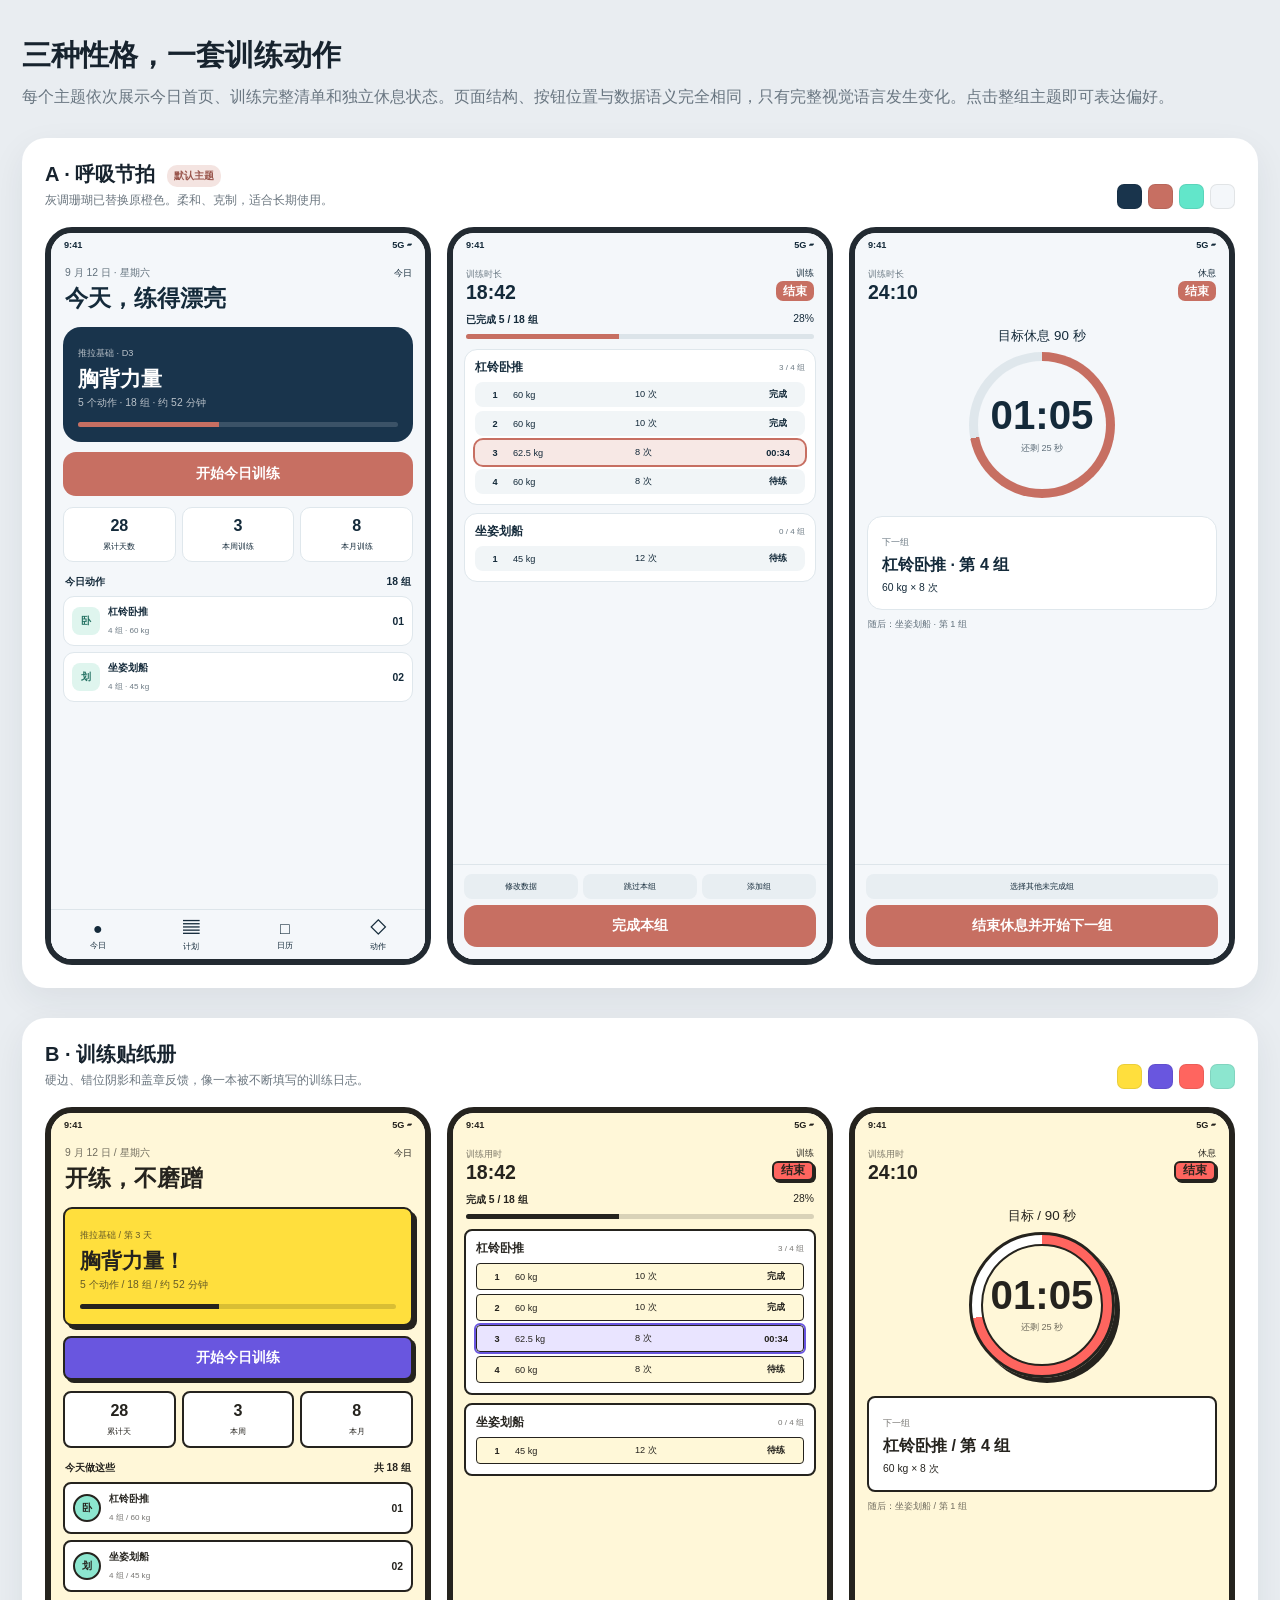
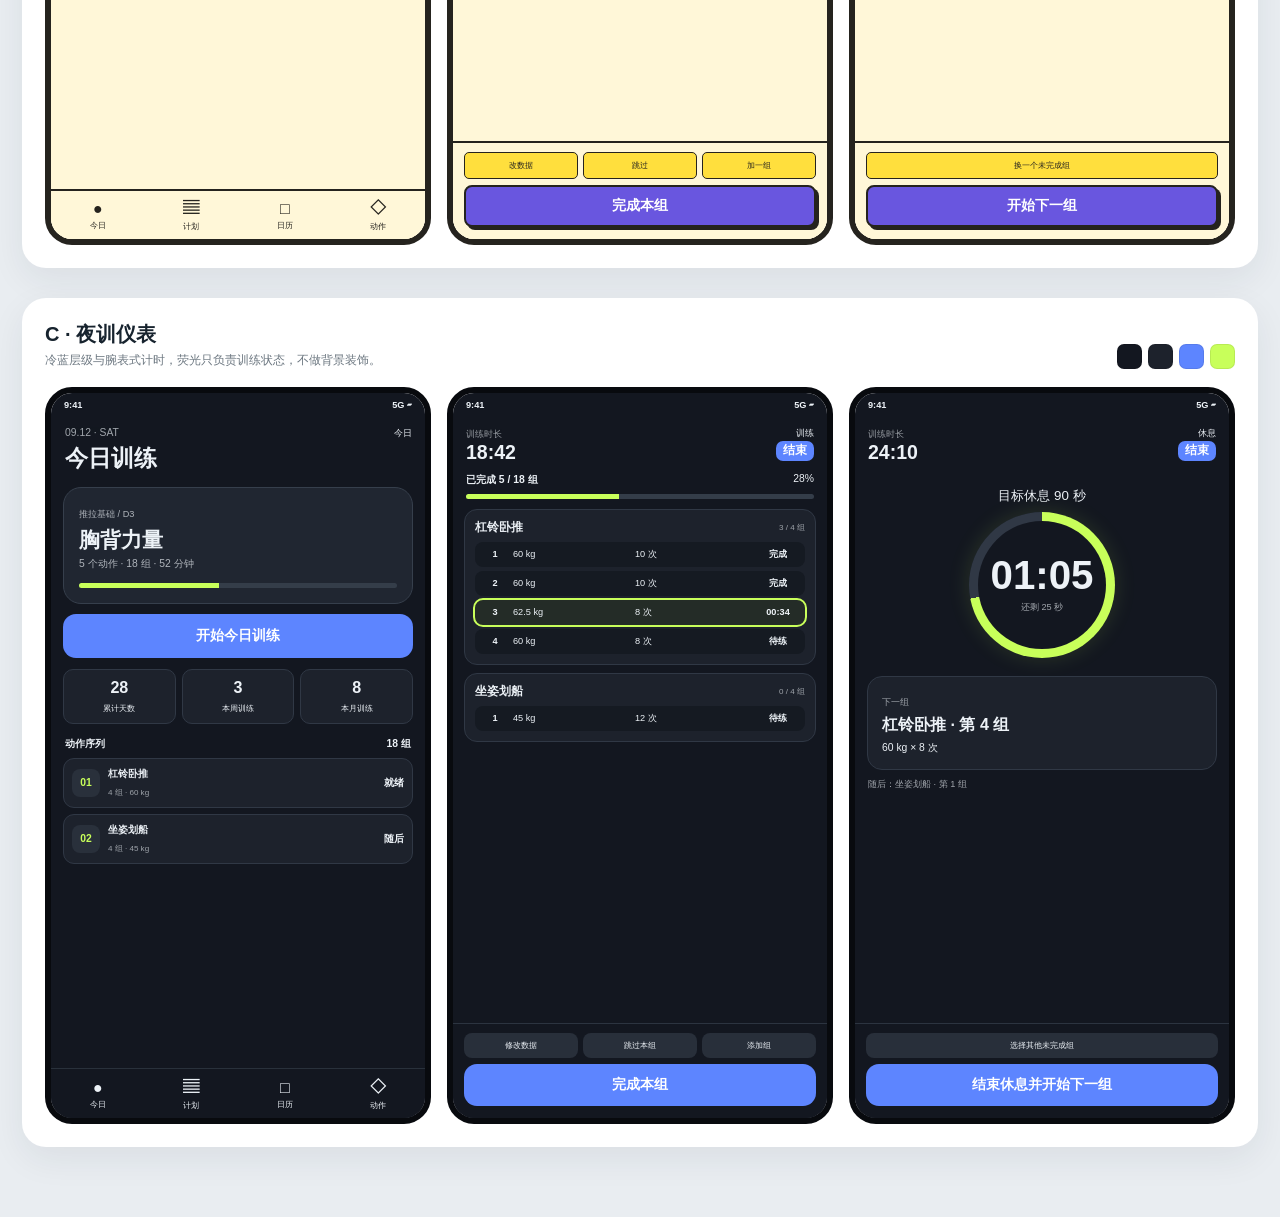
<file: figma_app/src/imports/three-theme-key-screens-v4.html>
<!DOCTYPE html><html lang="zh-CN"><head><meta charset="UTF-8"><meta name="viewport" content="width=device-width,initial-scale=1"><title>HDay 三主题关键页面</title><style>*{box-sizing:border-box}body{margin:0;background:#e9edf1;color:#17232e;font-family:"Microsoft YaHei UI","Noto Sans SC",sans-serif;padding:36px 22px 70px}.wrap{max-width:1380px;margin:auto}.intro h1{margin:0 0 8px;font-size:29px}.intro p{margin:0;color:#697681;line-height:1.65}.themes{display:grid;gap:30px;margin-top:28px}.theme{background:white;border-radius:24px;padding:20px;box-shadow:0 12px 35px rgba(24,39,53,.07);border:3px solid transparent;cursor:pointer}.theme.selected{border-color:#426d91}.theme-head{display:flex;align-items:flex-end;justify-content:space-between;margin-bottom:18px}.theme-head h2{font-size:20px;margin:0 0 4px}.theme-head p{font-size:12px;color:#6c7780;margin:0}.palette{display:flex;gap:6px}.palette i{width:25px;height:25px;border-radius:7px;border:1px solid rgba(0,0,0,.08)}.phones{display:grid;grid-template-columns:repeat(3,1fr);gap:16px}.phone{border:6px solid #222a31;border-radius:27px;overflow:hidden;aspect-ratio:9/17.2;position:relative}.screen{height:100%;position:relative;overflow:hidden}.status{height:25px;padding:7px 13px 0;display:flex;justify-content:space-between;font-size:8px;font-weight:800}.top{height:51px;padding:7px 13px;display:flex;align-items:center;justify-content:space-between}.top h3{font-size:17px;margin:0}.top small{font-size:8px;opacity:.6}.round{width:28px;height:28px;border-radius:50%;display:grid;place-items:center}.home-title{padding:4px 14px 10px}.home-title small{font-size:9px;opacity:.65}.home-title h3{font-size:20px;margin:3px 0}.hero{margin:0 12px 10px;padding:15px;border-radius:18px}.hero small{font-size:8px;opacity:.7}.hero h4{font-size:18px;margin:5px 0 3px}.hero p{font-size:9px;margin:0;opacity:.7}.bar{height:5px;border-radius:4px;margin-top:12px;overflow:hidden}.bar i{display:block;width:44%;height:100%}.main-btn{height:44px;margin:0 12px 11px;border-radius:13px;display:grid;place-items:center;font-size:12px;font-weight:800}.stats{display:flex;gap:6px;margin:0 12px 13px}.stat{flex:1;padding:8px 4px;text-align:center;border-radius:10px}.stat b{font-size:14px;display:block}.stat span{font-size:7px}.section-label{display:flex;justify-content:space-between;padding:0 14px 7px;font-size:9px;font-weight:800}.exercise{margin:0 12px 6px;border-radius:11px;padding:8px;display:flex;align-items:center;gap:8px}.ex-icon{width:28px;height:28px;border-radius:8px;display:grid;place-items:center;font-size:9px;font-weight:900}.exercise div:nth-child(2){flex:1}.exercise b{font-size:9px;display:block}.exercise span{font-size:7px;opacity:.62}.nav{position:absolute;left:0;right:0;bottom:0;height:50px;display:flex;align-items:center;justify-content:space-around}.nav div{text-align:center;font-size:7px}.nav b{display:block;font-size:14px;margin-bottom:2px}.progress-head{padding:4px 13px 10px}.progress-head div{display:flex;justify-content:space-between;font-size:9px}.progress-head .bar{margin-top:7px}.action-card{margin:0 11px 8px;padding:10px;border-radius:13px}.action-title{display:flex;justify-content:space-between;align-items:center;margin-bottom:7px}.action-title b{font-size:10px}.action-title span{font-size:7px;opacity:.62}.set{display:grid;grid-template-columns:28px 1fr 1fr 42px;align-items:center;gap:4px;padding:6px;border-radius:8px;margin-top:4px;font-size:8px}.set b{text-align:center}.set.current{outline:2px solid}.bottom-actions{position:absolute;bottom:0;left:0;right:0;padding:9px 11px 12px}.bottom-actions .main-btn{margin:0;height:42px}.tiny-actions{display:flex;gap:5px;margin-bottom:6px}.tiny-actions span{flex:1;text-align:center;padding:7px 2px;border-radius:8px;font-size:7px}.rest-body{text-align:center;padding:17px 14px 0}.rest-ring{width:146px;height:146px;margin:7px auto 18px;border-radius:50%;display:grid;place-items:center;position:relative}.rest-ring:before{content:"";position:absolute;inset:9px;border-radius:50%}.rest-ring div{position:relative;z-index:1}.rest-ring b{display:block;font-size:35px;line-height:1}.rest-ring span{font-size:8px;opacity:.65}.next{margin:0 12px;padding:14px;border-radius:15px;text-align:left}.next small{font-size:8px;opacity:.62}.next h4{font-size:14px;margin:5px 0}.next p{font-size:9px;margin:0}.upnext{margin:8px 13px;text-align:left;font-size:8px;opacity:.65}.a .screen{background:#f4f7fa;color:#142a3a}.a .hero{background:#19344c;color:white}.a .bar{background:#dce4e9}.a .hero .bar{background:rgba(255,255,255,.15)}.a .bar i,.a .main-btn{background:#c76f62}.a .main-btn{color:white}.a .stat,.a .exercise,.a .action-card,.a .next{background:white;border:1px solid #dfe7ec}.a .ex-icon{background:#dff5ee;color:#247263}.a .nav{background:#f4f7fa;border-top:1px solid #dde5ea}.a .round{background:#e7edf1}.a .set{background:#f1f5f7}.a .set.current{outline-color:#c76f62;background:#f7e8e5}.a .tiny-actions span{background:#e8eef2}.a .bottom-actions{background:#f4f7fa;border-top:1px solid #dde5ea}.a .rest-ring{background:conic-gradient(#c76f62 0 72%,#dfe7ec 72%)}.a .rest-ring:before{background:#f4f7fa}.b .phone{border-color:#25231e}.b .screen{background:#fff7d8;color:#25231e}.b .hero{background:#ffdf3d;border:2px solid #25231e;border-radius:9px;box-shadow:4px 4px 0 #25231e}.b .bar{background:rgba(0,0,0,.15)}.b .bar i{background:#25231e}.b .main-btn{background:#6956df;color:white;border:2px solid #25231e;border-radius:8px;box-shadow:3px 3px 0 #25231e}.b .stat,.b .exercise,.b .action-card,.b .next{background:white;border:2px solid #25231e;border-radius:8px}.b .ex-icon{border:2px solid #25231e;border-radius:50%;background:#8ce6cf}.b .nav{background:#fff7d8;border-top:2px solid #25231e}.b .round{background:#25231e;color:white}.b .set{background:#fff8d8;border:1px solid #25231e;border-radius:4px}.b .set.current{outline-color:#6956df;background:#e9e4ff}.b .tiny-actions span{background:#ffdf3d;border:1px solid #25231e;border-radius:5px}.b .bottom-actions{background:#fff7d8;border-top:2px solid #25231e}.b .rest-ring{background:conic-gradient(#ff655f 0 72%,#fff 72%);border:3px solid #25231e;box-shadow:5px 5px 0 #25231e}.b .rest-ring:before{background:#fff7d8;border:2px solid #25231e}.c .phone{border-color:#080a0e}.c .screen{background:#131720;color:#edf2f7}.c .hero{background:#202631;border:1px solid #363f4c}.c .bar{background:#343d49}.c .bar i{background:#c8ff5a}.c .main-btn{background:#5d85ff;color:white}.c .stat,.c .exercise,.c .action-card,.c .next{background:#1d222c;border:1px solid #303845}.c .ex-icon{background:#29303b;color:#c8ff5a}.c .nav{background:#131720;border-top:1px solid #29313b}.c .round{background:#242b35}.c .set{background:#151a22}.c .set.current{outline-color:#c8ff5a;background:#242c27}.c .tiny-actions span{background:#282f3a}.c .bottom-actions{background:#131720;border-top:1px solid #2c3440}.c .rest-ring{background:conic-gradient(#c8ff5a 0 72%,#303845 72%);box-shadow:0 0 22px rgba(200,255,90,.13)}.c .rest-ring:before{background:#131720}.page-tag{position:absolute;right:13px;top:36px;font-size:8px;line-height:1;padding:0;background:transparent}.end-button{min-width:38px;height:20px;margin-top:15px;padding:0 7px;border:0;border-radius:7px;font:800 10px/1 "Microsoft YaHei UI","Noto Sans SC",sans-serif;display:grid;place-items:center}.a .end-button{background:#c76f62;color:#fff}.b .end-button{background:#ff655f;color:#25231e;border:2px solid #25231e;border-radius:6px;box-shadow:2px 2px 0 #25231e}.c .end-button{background:#5d85ff;color:#fff}.screen .status{font-size:9.2px}.screen .top h3{font-size:19.55px}.screen .top small{font-size:9.2px}.screen .home-title small{font-size:10.35px}.screen .home-title h3{font-size:23px}.screen .hero small{font-size:9.2px}.screen .hero h4{font-size:20.7px}.screen .hero p{font-size:10.35px}.screen .main-btn{font-size:13.8px}.screen .stat b{font-size:16.1px}.screen .stat span{font-size:8.05px}.screen .section-label{font-size:10.35px}.screen .ex-icon{font-size:10.35px}.screen .exercise b{font-size:10.35px}.screen .exercise span{font-size:8.05px}.screen .nav div{font-size:8.05px}.screen .nav b{font-size:16.1px}.screen .progress-head div{font-size:10.35px}.screen .action-title b{font-size:11.5px}.screen .action-title span{font-size:8.05px}.screen .set{font-size:9.2px}.screen .tiny-actions span{font-size:8.05px}.screen .rest-ring b{font-size:40.25px}.screen .rest-ring span{font-size:9.2px}.screen .next small{font-size:9.2px}.screen .next h4{font-size:16.1px}.screen .next p{font-size:10.35px}.screen .upnext{font-size:9.2px}.screen .page-tag{font-size:9.2px}.screen .end-button{font-size:11.5px}@media(max-width:1000px){.phones{grid-template-columns:1fr;max-width:390px;margin:auto}.theme-head{align-items:flex-start;gap:12px}.palette{flex-shrink:0}}@media(prefers-reduced-motion:reduce){.theme{transition:none}}</style></head><body><main class="wrap"><section class="intro"><h1>三种性格，一套训练动作</h1><p>每个主题依次展示今日首页、训练完整清单和独立休息状态。页面结构、按钮位置与数据语义完全相同，只有完整视觉语言发生变化。点击整组主题即可表达偏好。</p></section><section class="themes">
<article class="theme a" data-choice="theme-a-breath-rhythm" onclick="toggleSelect(this)"><div class="theme-head"><div><h2>A · 呼吸节拍 <span style="display:inline-block;font-size:10px;padding:4px 7px;margin-left:6px;border-radius:10px;background:#f4e4e1;color:#99554c;vertical-align:2px">默认主题</span></h2><p>灰调珊瑚已替换原橙色。柔和、克制，适合长期使用。</p></div><div class="palette"><i style="background:#19344c"></i><i style="background:#c76f62"></i><i style="background:#62e6ca"></i><i style="background:#f4f7fa"></i></div></div><div class="phones">
<div class="phone"><div class="screen"><span class="page-tag">今日</span><div class="status"><span>9:41</span><span>5G ▰</span></div><div class="home-title"><small>9 月 12 日 · 星期六</small><h3>今天，练得漂亮</h3></div><div class="hero"><small>推拉基础 · D3</small><h4>胸背力量</h4><p>5 个动作 · 18 组 · 约 52 分钟</p><div class="bar"><i></i></div></div><div class="main-btn">开始今日训练</div><div class="stats"><div class="stat"><b>28</b><span>累计天数</span></div><div class="stat"><b>3</b><span>本周训练</span></div><div class="stat"><b>8</b><span>本月训练</span></div></div><div class="section-label"><span>今日动作</span><span>18 组</span></div><div class="exercise"><div class="ex-icon">卧</div><div><b>杠铃卧推</b><span>4 组 · 60 kg</span></div><b>01</b></div><div class="exercise"><div class="ex-icon">划</div><div><b>坐姿划船</b><span>4 组 · 45 kg</span></div><b>02</b></div><div class="nav"><div><b>●</b>今日</div><div><b>▤</b>计划</div><div><b>□</b>日历</div><div><b>◇</b>动作</div></div></div></div>
<div class="phone"><div class="screen"><span class="page-tag">训练</span><div class="status"><span>9:41</span><span>5G ▰</span></div><div class="top"><div><small>训练时长</small><h3>18:42</h3></div><button class="end-button">结束</button></div><div class="progress-head"><div><b>已完成 5 / 18 组</b><span>28%</span></div><div class="bar"><i></i></div></div><div class="action-card"><div class="action-title"><b>杠铃卧推</b><span>3 / 4 组</span></div><div class="set"><b>1</b><span>60 kg</span><span>10 次</span><b>完成</b></div><div class="set"><b>2</b><span>60 kg</span><span>10 次</span><b>完成</b></div><div class="set current"><b>3</b><span>62.5 kg</span><span>8 次</span><b>00:34</b></div><div class="set"><b>4</b><span>60 kg</span><span>8 次</span><b>待练</b></div></div><div class="action-card"><div class="action-title"><b>坐姿划船</b><span>0 / 4 组</span></div><div class="set"><b>1</b><span>45 kg</span><span>12 次</span><b>待练</b></div></div><div class="bottom-actions"><div class="tiny-actions"><span>修改数据</span><span>跳过本组</span><span>添加组</span></div><div class="main-btn">完成本组</div></div></div></div>
<div class="phone"><div class="screen"><span class="page-tag">休息</span><div class="status"><span>9:41</span><span>5G ▰</span></div><div class="top"><div><small>训练时长</small><h3>24:10</h3></div><button class="end-button">结束</button></div><div class="rest-body"><small>目标休息 90 秒</small><div class="rest-ring"><div><b>01:05</b><span>还剩 25 秒</span></div></div></div><div class="next"><small>下一组</small><h4>杠铃卧推 · 第 4 组</h4><p>60 kg × 8 次</p></div><div class="upnext">随后：坐姿划船 · 第 1 组</div><div class="bottom-actions"><div class="tiny-actions"><span>选择其他未完成组</span></div><div class="main-btn">结束休息并开始下一组</div></div></div></div></div></article>
<article class="theme b" data-choice="theme-b-training-stickers" onclick="toggleSelect(this)"><div class="theme-head"><div><h2>B · 训练贴纸册</h2><p>硬边、错位阴影和盖章反馈，像一本被不断填写的训练日志。</p></div><div class="palette"><i style="background:#ffdf3d"></i><i style="background:#6956df"></i><i style="background:#ff655f"></i><i style="background:#8ce6cf"></i></div></div><div class="phones">
<div class="phone"><div class="screen"><span class="page-tag">今日</span><div class="status"><span>9:41</span><span>5G ▰</span></div><div class="home-title"><small>9 月 12 日 / 星期六</small><h3>开练，不磨蹭</h3></div><div class="hero"><small>推拉基础 / 第 3 天</small><h4>胸背力量！</h4><p>5 个动作 / 18 组 / 约 52 分钟</p><div class="bar"><i></i></div></div><div class="main-btn">开始今日训练</div><div class="stats"><div class="stat"><b>28</b><span>累计天</span></div><div class="stat"><b>3</b><span>本周</span></div><div class="stat"><b>8</b><span>本月</span></div></div><div class="section-label"><span>今天做这些</span><span>共 18 组</span></div><div class="exercise"><div class="ex-icon">卧</div><div><b>杠铃卧推</b><span>4 组 / 60 kg</span></div><b>01</b></div><div class="exercise"><div class="ex-icon">划</div><div><b>坐姿划船</b><span>4 组 / 45 kg</span></div><b>02</b></div><div class="nav"><div><b>●</b>今日</div><div><b>▤</b>计划</div><div><b>□</b>日历</div><div><b>◇</b>动作</div></div></div></div>
<div class="phone"><div class="screen"><span class="page-tag">训练</span><div class="status"><span>9:41</span><span>5G ▰</span></div><div class="top"><div><small>训练用时</small><h3>18:42</h3></div><button class="end-button">结束</button></div><div class="progress-head"><div><b>完成 5 / 18 组</b><span>28%</span></div><div class="bar"><i></i></div></div><div class="action-card"><div class="action-title"><b>杠铃卧推</b><span>3 / 4 组</span></div><div class="set"><b>1</b><span>60 kg</span><span>10 次</span><b>完成</b></div><div class="set"><b>2</b><span>60 kg</span><span>10 次</span><b>完成</b></div><div class="set current"><b>3</b><span>62.5 kg</span><span>8 次</span><b>00:34</b></div><div class="set"><b>4</b><span>60 kg</span><span>8 次</span><b>待练</b></div></div><div class="action-card"><div class="action-title"><b>坐姿划船</b><span>0 / 4 组</span></div><div class="set"><b>1</b><span>45 kg</span><span>12 次</span><b>待练</b></div></div><div class="bottom-actions"><div class="tiny-actions"><span>改数据</span><span>跳过</span><span>加一组</span></div><div class="main-btn">完成本组</div></div></div></div>
<div class="phone"><div class="screen"><span class="page-tag">休息</span><div class="status"><span>9:41</span><span>5G ▰</span></div><div class="top"><div><small>训练用时</small><h3>24:10</h3></div><button class="end-button">结束</button></div><div class="rest-body"><small>目标 / 90 秒</small><div class="rest-ring"><div><b>01:05</b><span>还剩 25 秒</span></div></div></div><div class="next"><small>下一组</small><h4>杠铃卧推 / 第 4 组</h4><p>60 kg × 8 次</p></div><div class="upnext">随后：坐姿划船 / 第 1 组</div><div class="bottom-actions"><div class="tiny-actions"><span>换一个未完成组</span></div><div class="main-btn">开始下一组</div></div></div></div></div></article>
<article class="theme c" data-choice="theme-c-night-instrument" onclick="toggleSelect(this)"><div class="theme-head"><div><h2>C · 夜训仪表</h2><p>冷蓝层级与腕表式计时，荧光只负责训练状态，不做背景装饰。</p></div><div class="palette"><i style="background:#131720"></i><i style="background:#1d222c"></i><i style="background:#5d85ff"></i><i style="background:#c8ff5a"></i></div></div><div class="phones">
<div class="phone"><div class="screen"><span class="page-tag">今日</span><div class="status"><span>9:41</span><span>5G ▰</span></div><div class="home-title"><small>09.12 · SAT</small><h3>今日训练</h3></div><div class="hero"><small>推拉基础 / D3</small><h4>胸背力量</h4><p>5 个动作 · 18 组 · 52 分钟</p><div class="bar"><i></i></div></div><div class="main-btn">开始今日训练</div><div class="stats"><div class="stat"><b>28</b><span>累计天数</span></div><div class="stat"><b>3</b><span>本周训练</span></div><div class="stat"><b>8</b><span>本月训练</span></div></div><div class="section-label"><span>动作序列</span><span>18 组</span></div><div class="exercise"><div class="ex-icon">01</div><div><b>杠铃卧推</b><span>4 组 · 60 kg</span></div><b>就绪</b></div><div class="exercise"><div class="ex-icon">02</div><div><b>坐姿划船</b><span>4 组 · 45 kg</span></div><b>随后</b></div><div class="nav"><div><b>●</b>今日</div><div><b>▤</b>计划</div><div><b>□</b>日历</div><div><b>◇</b>动作</div></div></div></div>
<div class="phone"><div class="screen"><span class="page-tag">训练</span><div class="status"><span>9:41</span><span>5G ▰</span></div><div class="top"><div><small>训练时长</small><h3>18:42</h3></div><button class="end-button">结束</button></div><div class="progress-head"><div><b>已完成 5 / 18 组</b><span>28%</span></div><div class="bar"><i></i></div></div><div class="action-card"><div class="action-title"><b>杠铃卧推</b><span>3 / 4 组</span></div><div class="set"><b>1</b><span>60 kg</span><span>10 次</span><b>完成</b></div><div class="set"><b>2</b><span>60 kg</span><span>10 次</span><b>完成</b></div><div class="set current"><b>3</b><span>62.5 kg</span><span>8 次</span><b>00:34</b></div><div class="set"><b>4</b><span>60 kg</span><span>8 次</span><b>待练</b></div></div><div class="action-card"><div class="action-title"><b>坐姿划船</b><span>0 / 4 组</span></div><div class="set"><b>1</b><span>45 kg</span><span>12 次</span><b>待练</b></div></div><div class="bottom-actions"><div class="tiny-actions"><span>修改数据</span><span>跳过本组</span><span>添加组</span></div><div class="main-btn">完成本组</div></div></div></div>
<div class="phone"><div class="screen"><span class="page-tag">休息</span><div class="status"><span>9:41</span><span>5G ▰</span></div><div class="top"><div><small>训练时长</small><h3>24:10</h3></div><button class="end-button">结束</button></div><div class="rest-body"><small>目标休息 90 秒</small><div class="rest-ring"><div><b>01:05</b><span>还剩 25 秒</span></div></div></div><div class="next"><small>下一组</small><h4>杠铃卧推 · 第 4 组</h4><p>60 kg × 8 次</p></div><div class="upnext">随后：坐姿划船 · 第 1 组</div><div class="bottom-actions"><div class="tiny-actions"><span>选择其他未完成组</span></div><div class="main-btn">结束休息并开始下一组</div></div></div></div></div></article>
</section></main></body></html>
</file>
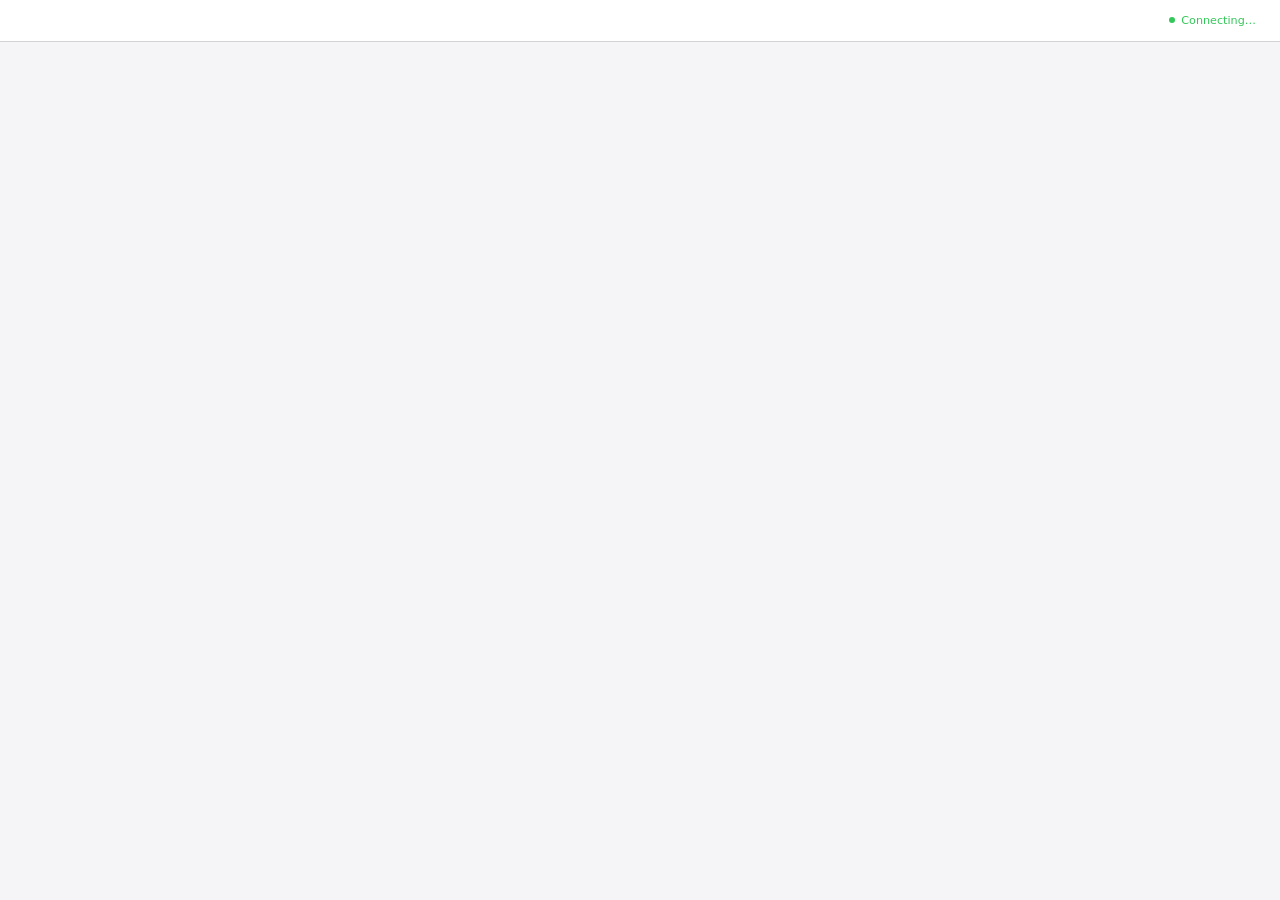
<file: .codebuddy/skills/brainstorming/scripts/frame-template.html>
<!DOCTYPE html>
<html>
<head>
  <meta charset="utf-8">
  <title>Superpowers Brainstorming</title>
  <style>
    /*
     * BRAINSTORM COMPANION FRAME TEMPLATE
     *
     * This template provides a consistent frame with:
     * - OS-aware light/dark theming
     * - Header branding and connection status
     * - Scrollable main content area
     * - CSS helpers for common UI patterns
     *
     * Content is injected via placeholder comment in #frame-content.
     */

    * { box-sizing: border-box; margin: 0; padding: 0; }
    html, body { height: 100%; overflow: hidden; }

    /* ===== THEME VARIABLES ===== */
    :root {
      --bg-primary: #f5f5f7;
      --bg-secondary: #ffffff;
      --bg-tertiary: #e5e5e7;
      --border: #d1d1d6;
      --text-primary: #1d1d1f;
      --text-secondary: #86868b;
      --text-tertiary: #aeaeb2;
      --accent: #0071e3;
      --accent-hover: #0077ed;
      --success: #34c759;
      --warning: #ff9f0a;
      --error: #ff3b30;
      --selected-bg: #e8f4fd;
      --selected-border: #0071e3;
    }

    @media (prefers-color-scheme: dark) {
      :root {
        --bg-primary: #1d1d1f;
        --bg-secondary: #2d2d2f;
        --bg-tertiary: #3d3d3f;
        --border: #424245;
        --text-primary: #f5f5f7;
        --text-secondary: #86868b;
        --text-tertiary: #636366;
        --accent: #0a84ff;
        --accent-hover: #409cff;
        --selected-bg: rgba(10, 132, 255, 0.15);
        --selected-border: #0a84ff;
      }
    }

    body {
      font-family: system-ui, -apple-system, BlinkMacSystemFont, sans-serif;
      background: var(--bg-primary);
      color: var(--text-primary);
      display: flex;
      flex-direction: column;
      line-height: 1.5;
    }

    /* ===== FRAME STRUCTURE ===== */
    .brand { display: flex; align-items: center; min-width: 0; overflow: hidden; color: var(--text-secondary); line-height: 1; }
    .brand a { color: inherit; text-decoration: none; display: flex; align-items: center; gap: 0.5rem; min-width: 0; max-width: 100%; line-height: 1; }
    .brand-copy { display: block; min-width: 0; overflow: hidden; text-overflow: ellipsis; white-space: nowrap; line-height: 1; transform: translateY(-1px); }
    .brand-logo { display: block; height: 1em; width: auto; max-width: 180px; flex-shrink: 0; filter: invert(1); }
    @media (prefers-color-scheme: dark) {
      .brand-logo { filter: none; }
    }
    .status { font-size: 0.7rem; color: var(--status-color, var(--success)); display: flex; align-items: center; gap: 0.4rem; justify-self: end; white-space: nowrap; line-height: 1; }
    .status::before { content: ''; width: 6px; height: 6px; background: var(--status-color, var(--success)); border-radius: 50%; }

    .main { flex: 1; overflow-y: auto; }
    #frame-content { padding: 2rem; min-height: 100%; }

    .header {
      background: var(--bg-secondary);
      border-bottom: 1px solid var(--border);
      padding: 0.5rem 1.5rem;
      flex-shrink: 0;
      display: grid;
      grid-template-columns: minmax(0, 1fr) auto;
      align-items: center;
      gap: 1rem;
      min-height: 42px;
    }
    .header .brand { justify-self: start; width: 100%; font-size: 0.75rem; line-height: 1; }
    .header .status { grid-column: 2; line-height: 1; }
    .header span {
      font-size: 0.75rem;
      color: var(--text-secondary);
    }
    .header .selected-text {
      color: var(--accent);
      font-weight: 500;
    }

    /* ===== TYPOGRAPHY ===== */
    h2 { font-size: 1.5rem; font-weight: 600; margin-bottom: 0.5rem; }
    h3 { font-size: 1.1rem; font-weight: 600; margin-bottom: 0.25rem; }
    .subtitle { color: var(--text-secondary); margin-bottom: 1.5rem; }
    .section { margin-bottom: 2rem; }
    .label { font-size: 0.7rem; color: var(--text-secondary); text-transform: uppercase; letter-spacing: 0.05em; margin-bottom: 0.5rem; }

    /* ===== OPTIONS (for A/B/C choices) ===== */
    .options { display: flex; flex-direction: column; gap: 0.75rem; }
    .option {
      background: var(--bg-secondary);
      border: 2px solid var(--border);
      border-radius: 12px;
      padding: 1rem 1.25rem;
      cursor: pointer;
      transition: all 0.15s ease;
      display: flex;
      align-items: flex-start;
      gap: 1rem;
    }
    .option:hover { border-color: var(--accent); }
    .option.selected { background: var(--selected-bg); border-color: var(--selected-border); }
    .option .letter {
      background: var(--bg-tertiary);
      color: var(--text-secondary);
      width: 1.75rem; height: 1.75rem;
      border-radius: 6px;
      display: flex; align-items: center; justify-content: center;
      font-weight: 600; font-size: 0.85rem; flex-shrink: 0;
    }
    .option.selected .letter { background: var(--accent); color: white; }
    .option .content { flex: 1; }
    .option .content h3 { font-size: 0.95rem; margin-bottom: 0.15rem; }
    .option .content p { color: var(--text-secondary); font-size: 0.85rem; margin: 0; }

    /* ===== CARDS (for showing designs/mockups) ===== */
    .cards { display: grid; grid-template-columns: repeat(auto-fit, minmax(280px, 1fr)); gap: 1rem; }
    .card {
      background: var(--bg-secondary);
      border: 1px solid var(--border);
      border-radius: 12px;
      overflow: hidden;
      cursor: pointer;
      transition: all 0.15s ease;
    }
    .card:hover { border-color: var(--accent); transform: translateY(-2px); box-shadow: 0 4px 12px rgba(0,0,0,0.1); }
    .card.selected { border-color: var(--selected-border); border-width: 2px; }
    .card-image { background: var(--bg-tertiary); aspect-ratio: 16/10; display: flex; align-items: center; justify-content: center; }
    .card-body { padding: 1rem; }
    .card-body h3 { margin-bottom: 0.25rem; }
    .card-body p { color: var(--text-secondary); font-size: 0.85rem; }

    /* ===== MOCKUP CONTAINER ===== */
    .mockup {
      background: var(--bg-secondary);
      border: 1px solid var(--border);
      border-radius: 12px;
      overflow: hidden;
      margin-bottom: 1.5rem;
    }
    .mockup-header {
      background: var(--bg-tertiary);
      padding: 0.5rem 1rem;
      font-size: 0.75rem;
      color: var(--text-secondary);
      border-bottom: 1px solid var(--border);
    }
    .mockup-body { padding: 1.5rem; }

    /* ===== SPLIT VIEW (side-by-side comparison) ===== */
    .split { display: grid; grid-template-columns: 1fr 1fr; gap: 1.5rem; }
    @media (max-width: 700px) { .split { grid-template-columns: 1fr; } }

    /* ===== PROS/CONS ===== */
    .pros-cons { display: grid; grid-template-columns: 1fr 1fr; gap: 1rem; margin: 1rem 0; }
    .pros, .cons { background: var(--bg-secondary); border-radius: 8px; padding: 1rem; }
    .pros h4 { color: var(--success); font-size: 0.85rem; margin-bottom: 0.5rem; }
    .cons h4 { color: var(--error); font-size: 0.85rem; margin-bottom: 0.5rem; }
    .pros ul, .cons ul { margin-left: 1.25rem; font-size: 0.85rem; color: var(--text-secondary); }
    .pros li, .cons li { margin-bottom: 0.25rem; }

    /* ===== PLACEHOLDER (for mockup areas) ===== */
    .placeholder {
      background: var(--bg-tertiary);
      border: 2px dashed var(--border);
      border-radius: 8px;
      padding: 2rem;
      text-align: center;
      color: var(--text-tertiary);
    }

    /* ===== INLINE MOCKUP ELEMENTS ===== */
    .mock-nav { background: var(--accent); color: white; padding: 0.75rem 1rem; display: flex; gap: 1.5rem; font-size: 0.9rem; }
    .mock-sidebar { background: var(--bg-tertiary); padding: 1rem; min-width: 180px; }
    .mock-content { padding: 1.5rem; flex: 1; }
    .mock-button { background: var(--accent); color: white; border: none; padding: 0.5rem 1rem; border-radius: 6px; font-size: 0.85rem; }
    .mock-input { background: var(--bg-primary); border: 1px solid var(--border); border-radius: 6px; padding: 0.5rem; width: 100%; }
  </style>
</head>
<body>
  <div class="header">
    <!-- BRANDING -->
    <div class="status">Connecting…</div>
  </div>

  <div class="main">
    <div id="frame-content">
      <!-- CONTENT -->
    </div>
  </div>

</body>
</html>
</file>
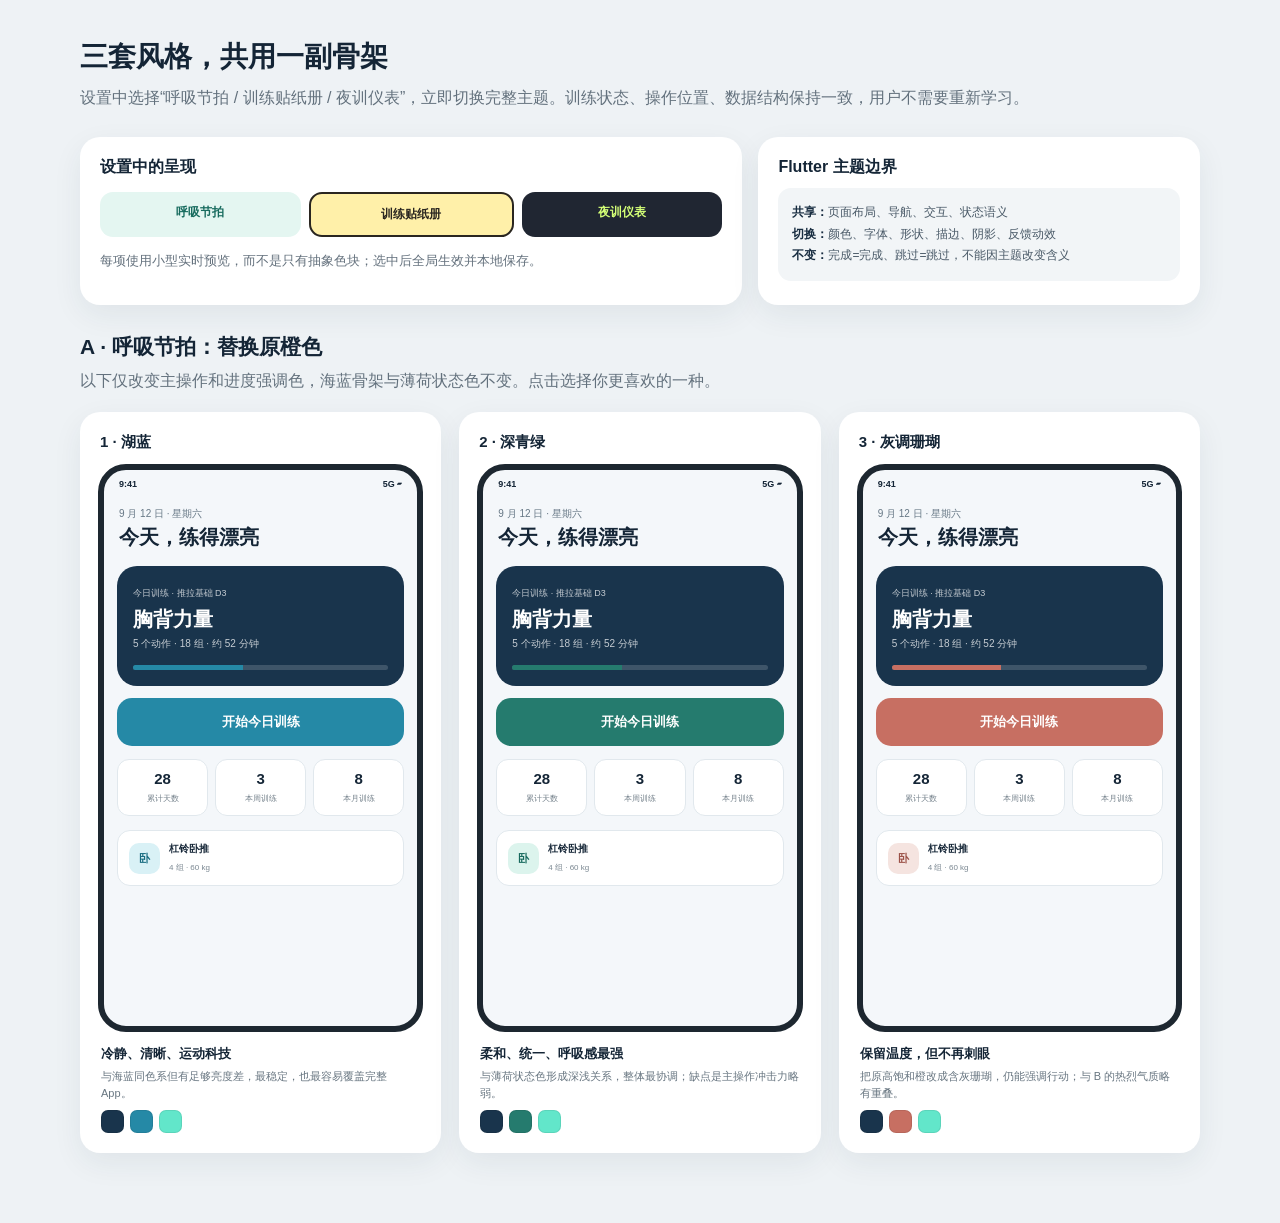
<file: .superpowers/brainstorm/883-1789215497/content/theme-system-and-a-accent-v1.html>
<!DOCTYPE html><html lang="zh-CN"><head><meta charset="UTF-8"><meta name="viewport" content="width=device-width,initial-scale=1"><title>主题系统与 A 强调色</title><style>*{box-sizing:border-box}body{margin:0;padding:38px 22px 70px;background:#eef2f5;color:#142536;font-family:"Microsoft YaHei UI","Noto Sans SC",sans-serif}.wrap{max-width:1120px;margin:auto}h1{font-size:28px;margin:0 0 8px}.lead{color:#63717d;margin:0 0 26px;line-height:1.7}.system{display:grid;grid-template-columns:1.2fr .8fr;gap:16px;margin-bottom:28px}.panel{background:#fff;border-radius:20px;padding:20px;box-shadow:0 10px 30px rgba(30,53,74,.07)}.panel h2{font-size:16px;margin:0 0 10px}.panel p,.panel li{font-size:13px;color:#64717d;line-height:1.7}.themes{display:flex;gap:8px;margin-top:14px}.theme{flex:1;padding:12px;border-radius:13px;font-size:12px;font-weight:700;text-align:center}.ta{background:#e4f6f1;color:#176b5e}.tb{background:#fff0a9;color:#2a2620;border:2px solid #2a2620}.tc{background:#202632;color:#d4ff77}.flow{font-size:12px;background:#f2f5f7;border-radius:13px;padding:14px;line-height:1.8;color:#495967}.flow b{color:#172c40}.options{display:grid;grid-template-columns:repeat(3,1fr);gap:18px}.option{background:#fff;border-radius:20px;padding:15px;cursor:pointer;border:3px solid transparent;box-shadow:0 10px 30px rgba(30,53,74,.07);transition:.15s}.option:hover{transform:translateY(-2px)}.option.selected{border-color:#17364e}.label{font-size:15px;font-weight:800;margin:3px 2px 12px}.phone{border:6px solid #1d2730;border-radius:28px;overflow:hidden;background:#f4f7fa;aspect-ratio:9/15.7;position:relative}.status{display:flex;justify-content:space-between;padding:9px 15px 4px;font-size:9px;font-weight:700}.head{padding:10px 15px 8px}.head span{font-size:10px;color:#667785}.head h3{font-size:20px;margin:3px 0}.hero{margin:4px 13px 12px;padding:16px;border-radius:20px;background:#19344c;color:white}.hero small{font-size:9px;opacity:.75}.hero h4{font-size:20px;margin:6px 0 4px}.hero p{font-size:10px;margin:0;opacity:.75}.bar{height:5px;background:rgba(255,255,255,.16);border-radius:5px;margin-top:14px;overflow:hidden}.bar i{display:block;width:43%;height:100%}.button{margin:0 13px 13px;height:48px;border-radius:15px;color:white;font-size:13px;font-weight:800;display:grid;place-items:center}.row{display:flex;gap:7px;margin:0 13px 8px}.item{flex:1;background:white;border:1px solid #e1e8ed;border-radius:12px;padding:10px;text-align:center}.item b{display:block;font-size:15px}.item span{font-size:8px;color:#74818b}.list{margin:14px 13px;background:white;border:1px solid #e1e8ed;border-radius:13px;padding:11px;display:flex;align-items:center;gap:9px}.dot{width:31px;height:31px;border-radius:10px;display:grid;place-items:center;font-size:11px;font-weight:800}.list div:nth-child(2){flex:1}.list b{font-size:10px;display:block}.list span{font-size:8px;color:#7a8791}.caption{padding:13px 3px 2px}.caption b{display:block;font-size:13px}.caption p{font-size:11px;line-height:1.55;color:#687681;margin:5px 0}.o1 .bar i,.o1 .button{background:#2589a6}.o1 .dot{background:#d9f1f6;color:#176b80}.o2 .bar i,.o2 .button{background:#257b6e}.o2 .dot{background:#dcf4ed;color:#17695d}.o3 .bar i,.o3 .button{background:#c76f62}.o3 .dot{background:#f5e4e0;color:#9b5147}.swatches{display:flex;gap:6px;margin-top:8px}.swatches i{width:23px;height:23px;border-radius:7px;border:1px solid rgba(0,0,0,.08)}@media(max-width:820px){.system{grid-template-columns:1fr}.options{grid-template-columns:1fr;max-width:390px;margin:auto}}@media(prefers-reduced-motion:reduce){.option{transition:none}.option:hover{transform:none}}</style></head><body><main class="wrap"><h1>三套风格，共用一副骨架</h1><p class="lead">设置中选择“呼吸节拍 / 训练贴纸册 / 夜训仪表”，立即切换完整主题。训练状态、操作位置、数据结构保持一致，用户不需要重新学习。</p><section class="system"><div class="panel"><h2>设置中的呈现</h2><div class="themes"><div class="theme ta">呼吸节拍</div><div class="theme tb">训练贴纸册</div><div class="theme tc">夜训仪表</div></div><p>每项使用小型实时预览，而不是只有抽象色块；选中后全局生效并本地保存。</p></div><div class="panel"><h2>Flutter 主题边界</h2><div class="flow"><b>共享：</b>页面布局、导航、交互、状态语义<br><b>切换：</b>颜色、字体、形状、描边、阴影、反馈动效<br><b>不变：</b>完成=完成、跳过=跳过，不能因主题改变含义</div></div></section><h1 style="font-size:21px;margin-bottom:6px">A · 呼吸节拍：替换原橙色</h1><p class="lead" style="margin-bottom:18px">以下仅改变主操作和进度强调色，海蓝骨架与薄荷状态色不变。点击选择你更喜欢的一种。</p><section class="options"><article class="option o1" data-choice="a-accent-lake-blue" onclick="toggleSelect(this)"><div class="label">1 · 湖蓝</div><div class="phone"><div class="status"><span>9:41</span><span>5G ▰</span></div><div class="head"><span>9 月 12 日 · 星期六</span><h3>今天，练得漂亮</h3></div><div class="hero"><small>今日训练 · 推拉基础 D3</small><h4>胸背力量</h4><p>5 个动作 · 18 组 · 约 52 分钟</p><div class="bar"><i></i></div></div><div class="button">开始今日训练</div><div class="row"><div class="item"><b>28</b><span>累计天数</span></div><div class="item"><b>3</b><span>本周训练</span></div><div class="item"><b>8</b><span>本月训练</span></div></div><div class="list"><div class="dot">卧</div><div><b>杠铃卧推</b><span>4 组 · 60 kg</span></div></div></div><div class="caption"><b>冷静、清晰、运动科技</b><p>与海蓝同色系但有足够亮度差，最稳定，也最容易覆盖完整 App。</p><div class="swatches"><i style="background:#19344c"></i><i style="background:#2589a6"></i><i style="background:#62e6ca"></i></div></div></article><article class="option o2" data-choice="a-accent-deep-teal" onclick="toggleSelect(this)"><div class="label">2 · 深青绿</div><div class="phone"><div class="status"><span>9:41</span><span>5G ▰</span></div><div class="head"><span>9 月 12 日 · 星期六</span><h3>今天，练得漂亮</h3></div><div class="hero"><small>今日训练 · 推拉基础 D3</small><h4>胸背力量</h4><p>5 个动作 · 18 组 · 约 52 分钟</p><div class="bar"><i></i></div></div><div class="button">开始今日训练</div><div class="row"><div class="item"><b>28</b><span>累计天数</span></div><div class="item"><b>3</b><span>本周训练</span></div><div class="item"><b>8</b><span>本月训练</span></div></div><div class="list"><div class="dot">卧</div><div><b>杠铃卧推</b><span>4 组 · 60 kg</span></div></div></div><div class="caption"><b>柔和、统一、呼吸感最强</b><p>与薄荷状态色形成深浅关系，整体最协调；缺点是主操作冲击力略弱。</p><div class="swatches"><i style="background:#19344c"></i><i style="background:#257b6e"></i><i style="background:#62e6ca"></i></div></div></article><article class="option o3" data-choice="a-accent-muted-coral" onclick="toggleSelect(this)"><div class="label">3 · 灰调珊瑚</div><div class="phone"><div class="status"><span>9:41</span><span>5G ▰</span></div><div class="head"><span>9 月 12 日 · 星期六</span><h3>今天，练得漂亮</h3></div><div class="hero"><small>今日训练 · 推拉基础 D3</small><h4>胸背力量</h4><p>5 个动作 · 18 组 · 约 52 分钟</p><div class="bar"><i></i></div></div><div class="button">开始今日训练</div><div class="row"><div class="item"><b>28</b><span>累计天数</span></div><div class="item"><b>3</b><span>本周训练</span></div><div class="item"><b>8</b><span>本月训练</span></div></div><div class="list"><div class="dot">卧</div><div><b>杠铃卧推</b><span>4 组 · 60 kg</span></div></div></div><div class="caption"><b>保留温度，但不再刺眼</b><p>把原高饱和橙改成含灰珊瑚，仍能强调行动；与 B 的热烈气质略有重叠。</p><div class="swatches"><i style="background:#19344c"></i><i style="background:#c76f62"></i><i style="background:#62e6ca"></i></div></div></article></section></main></body></html>
</file>
